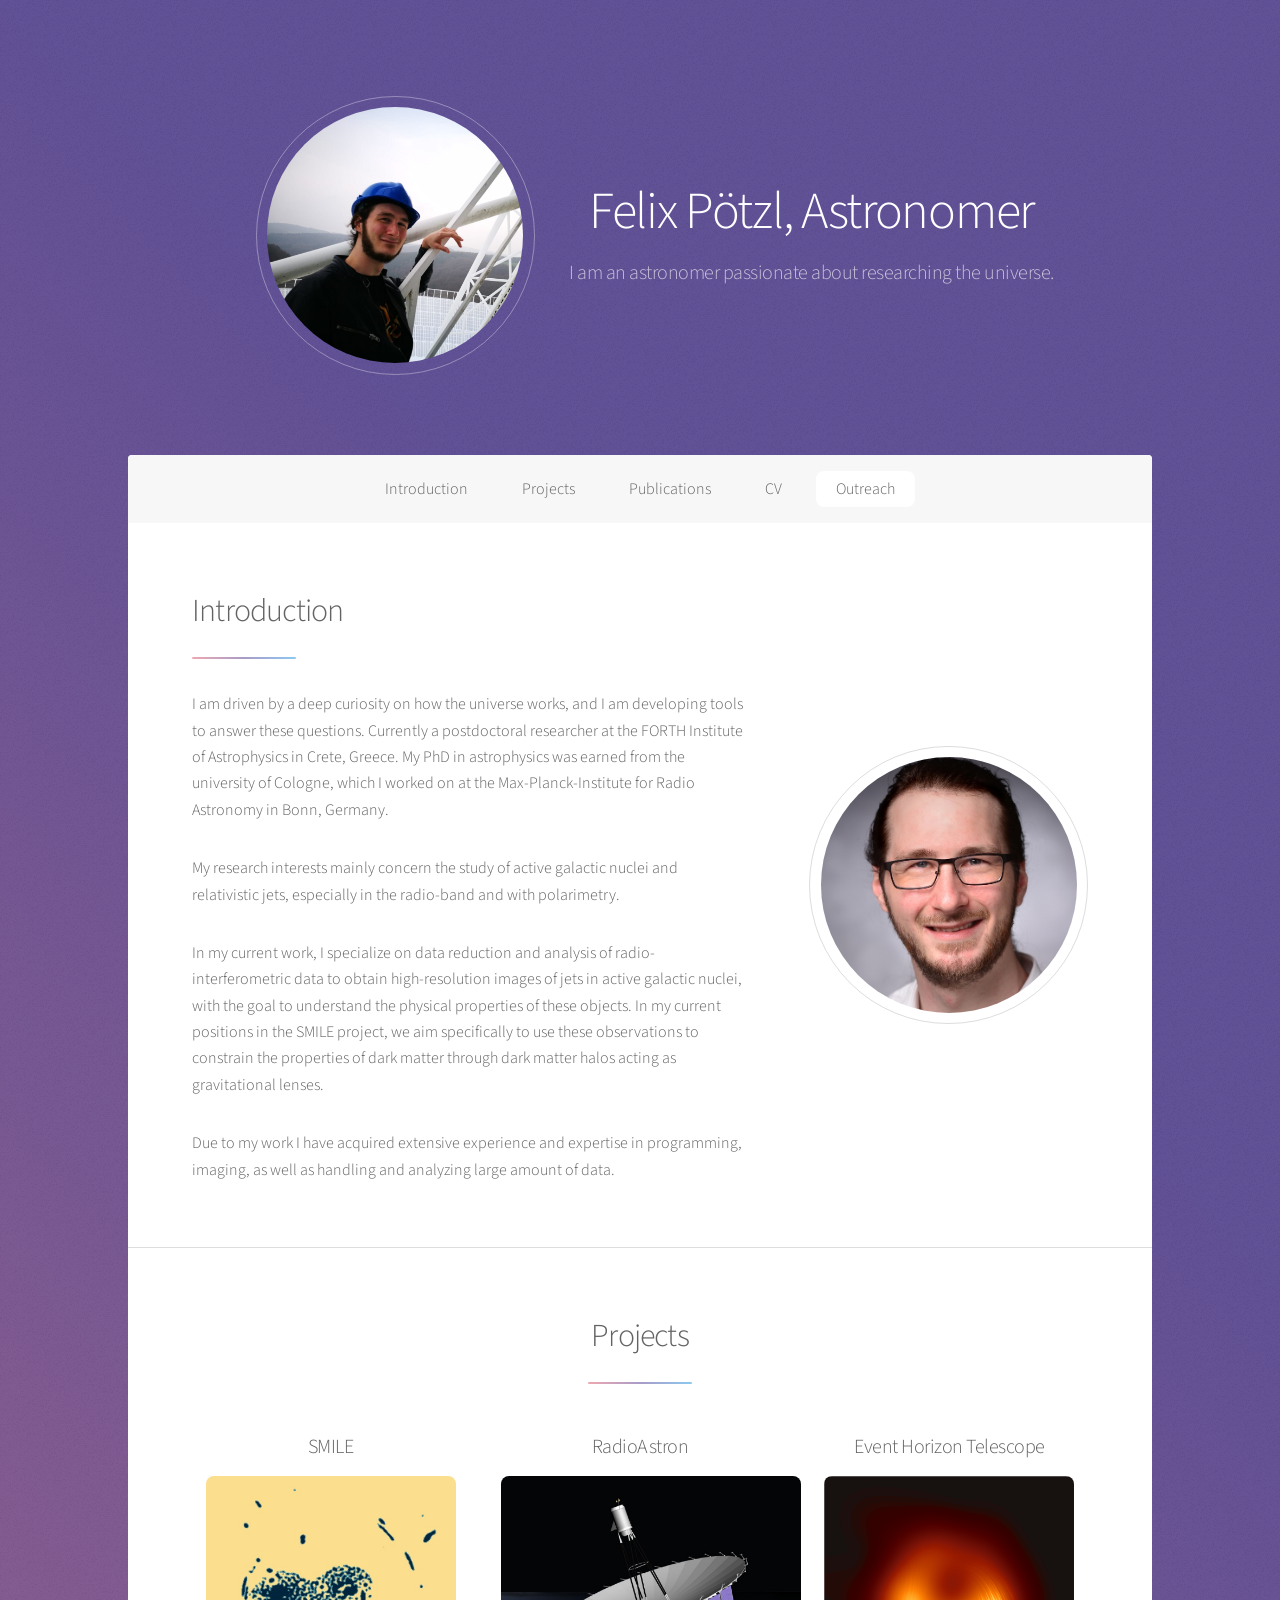
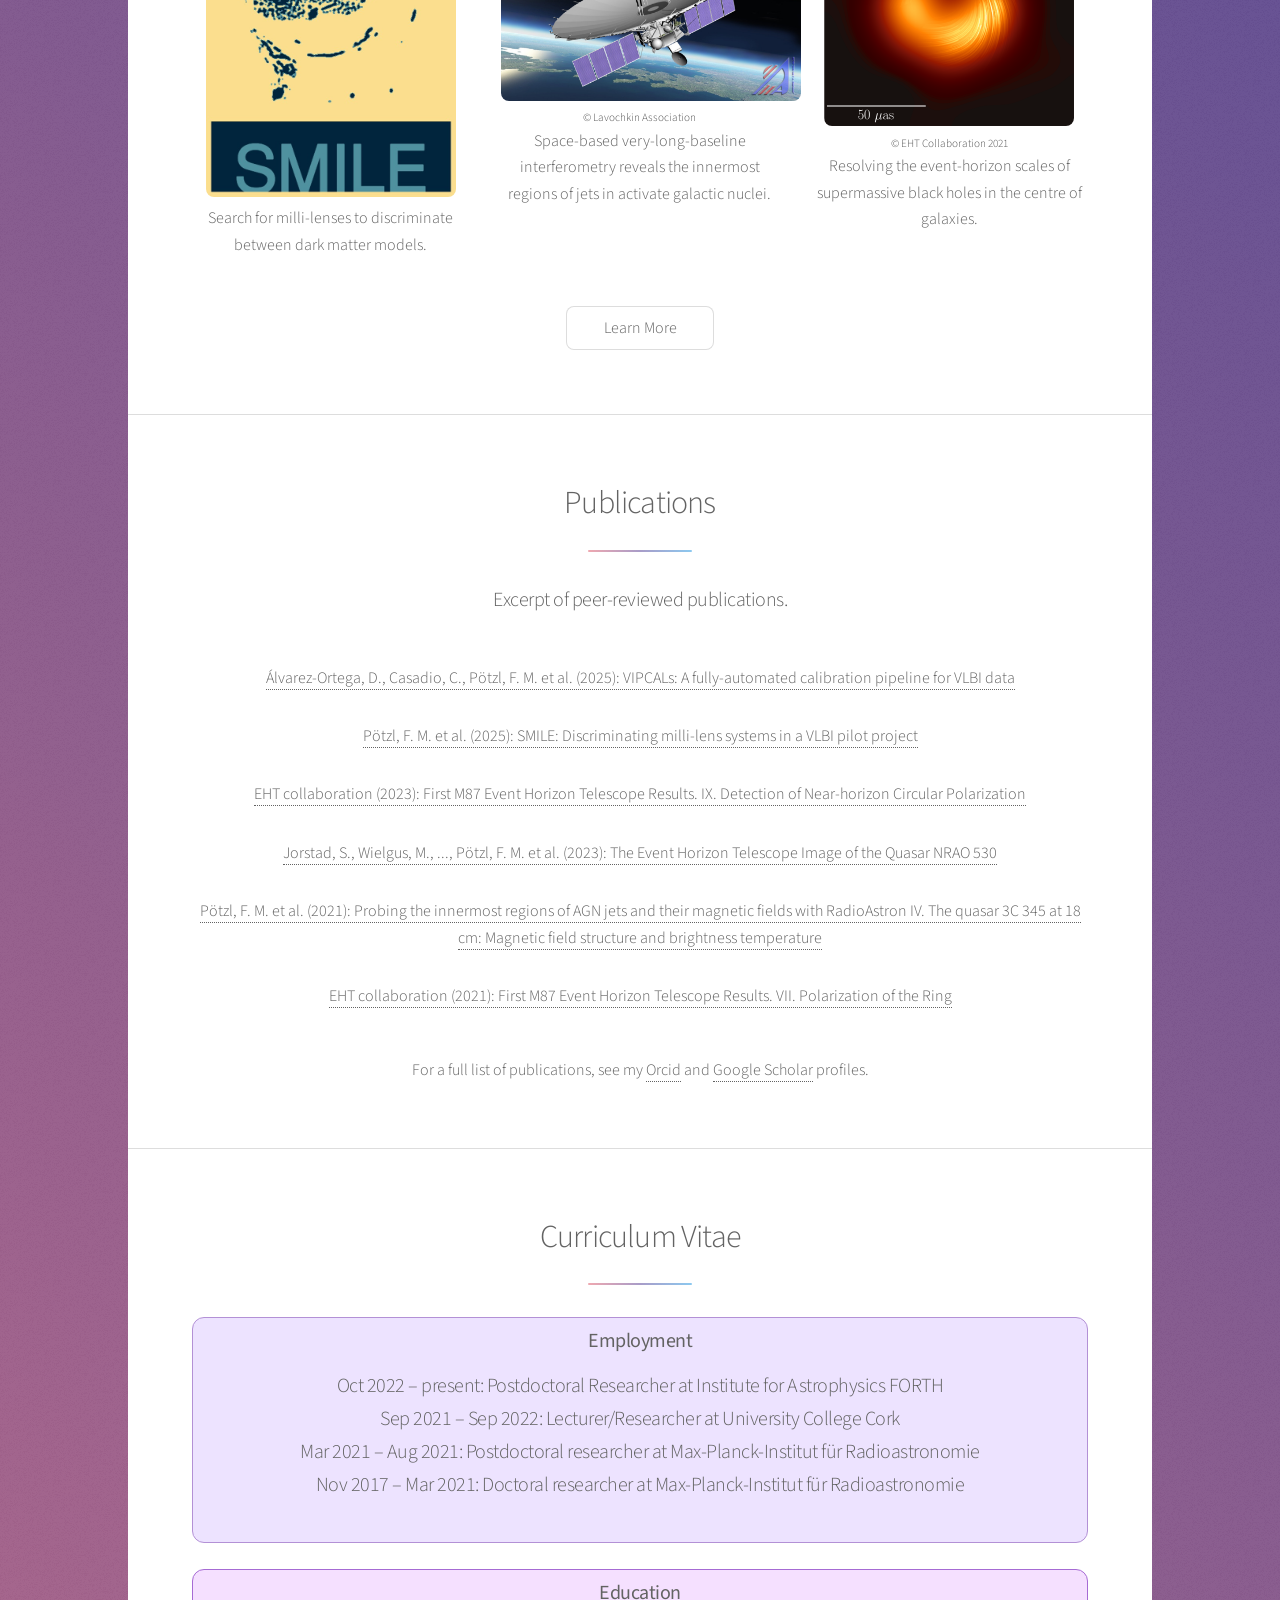
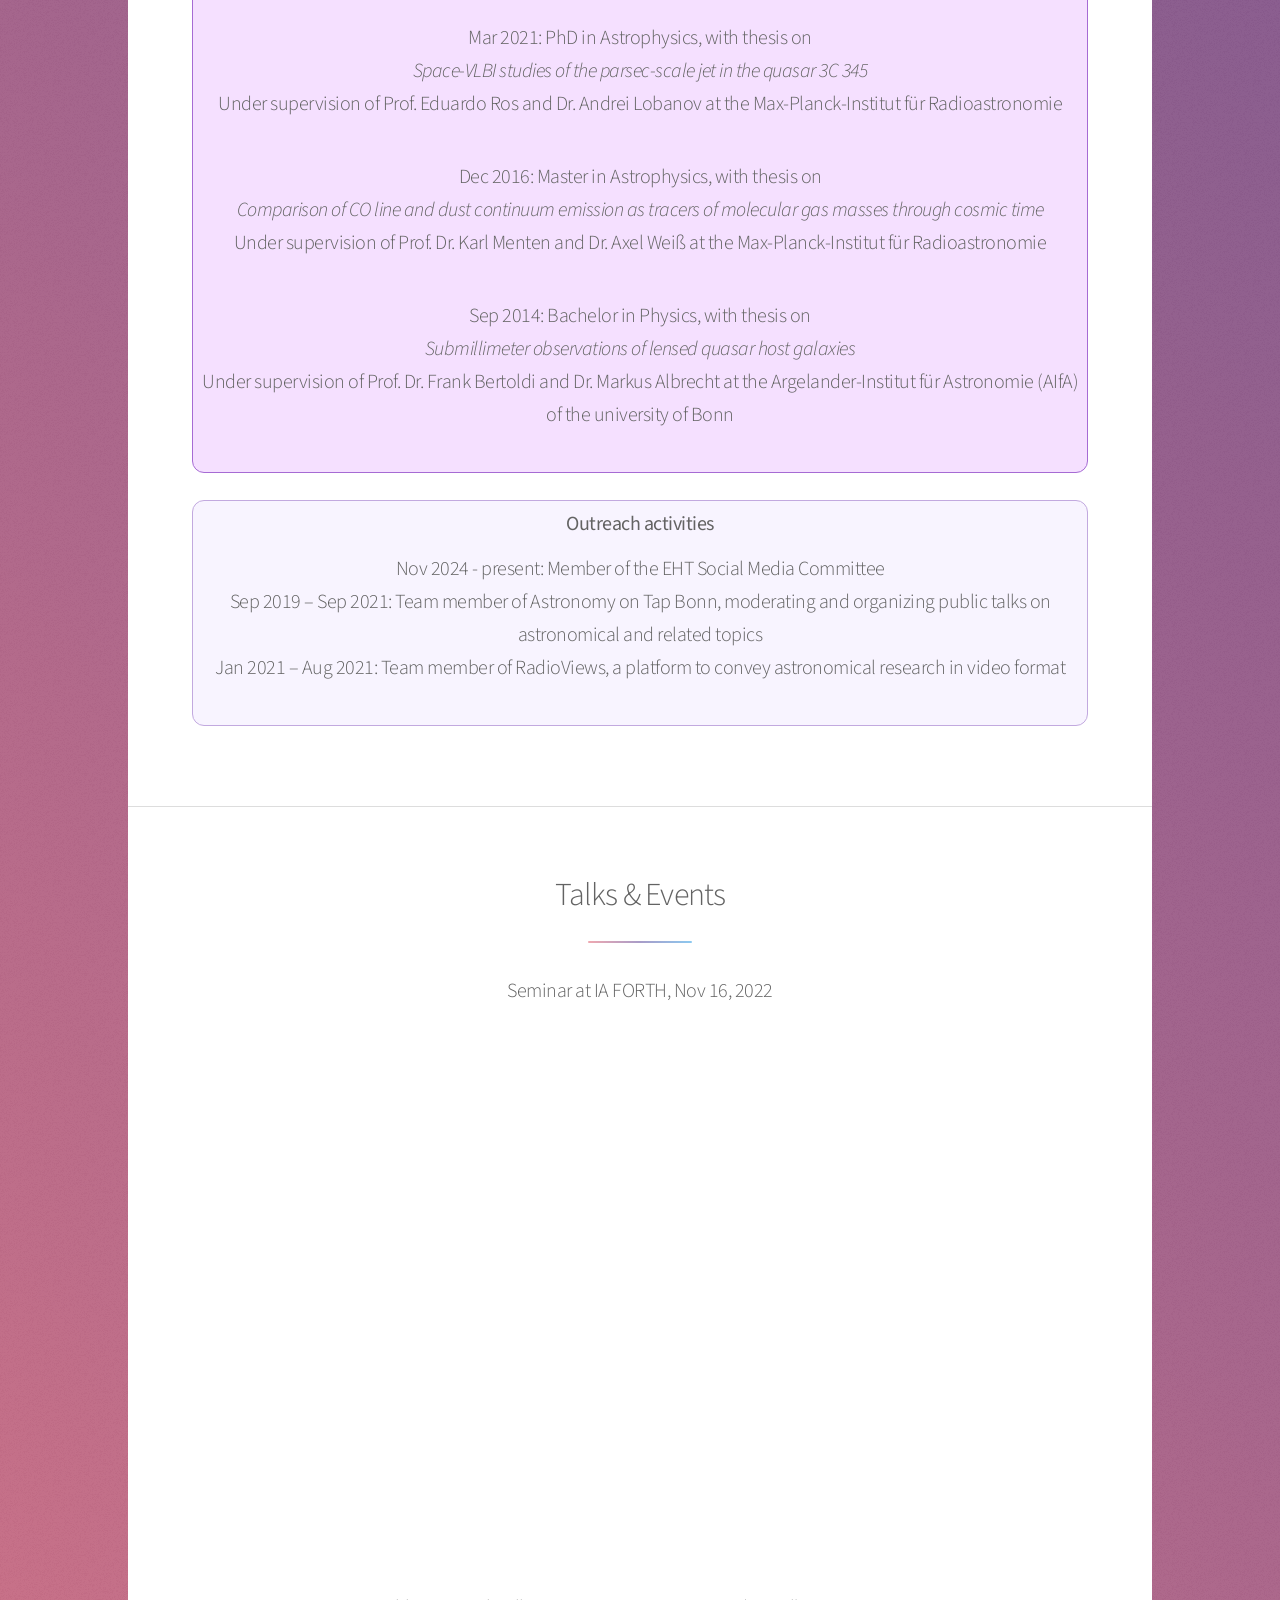
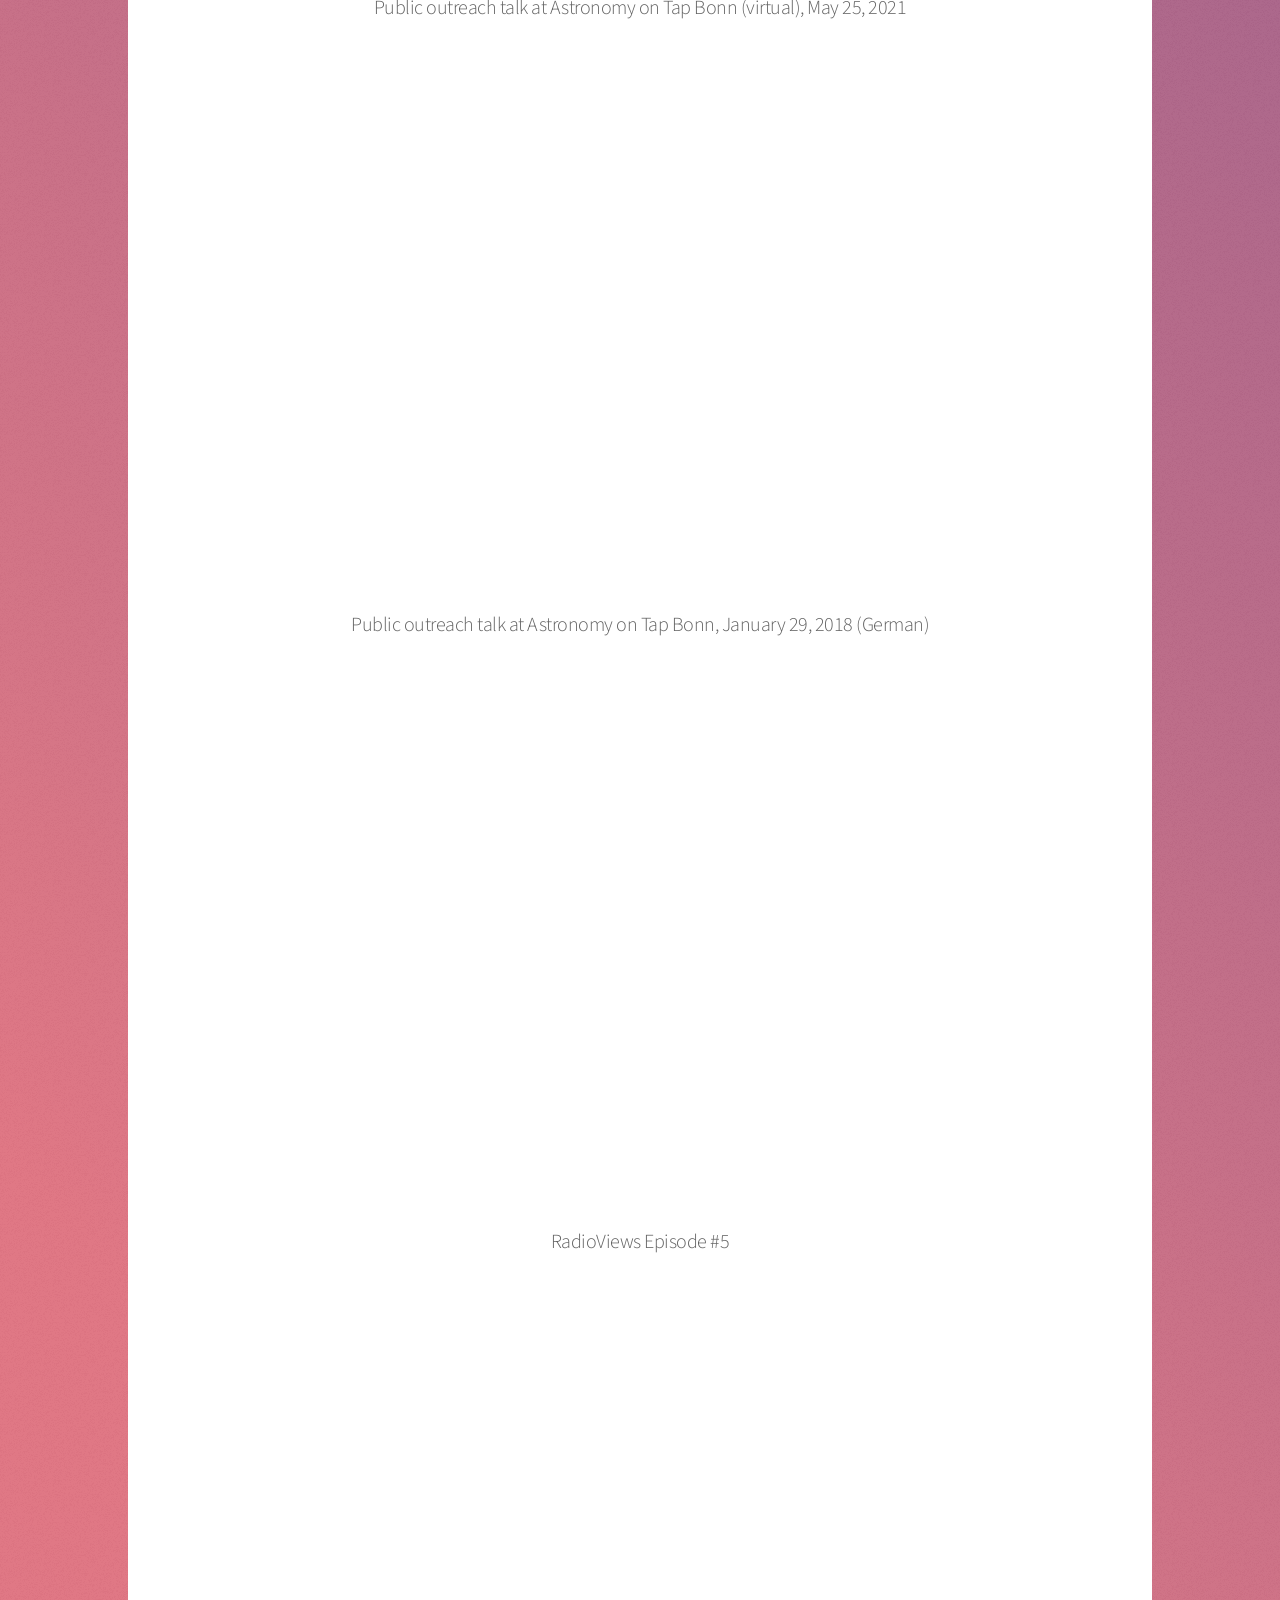
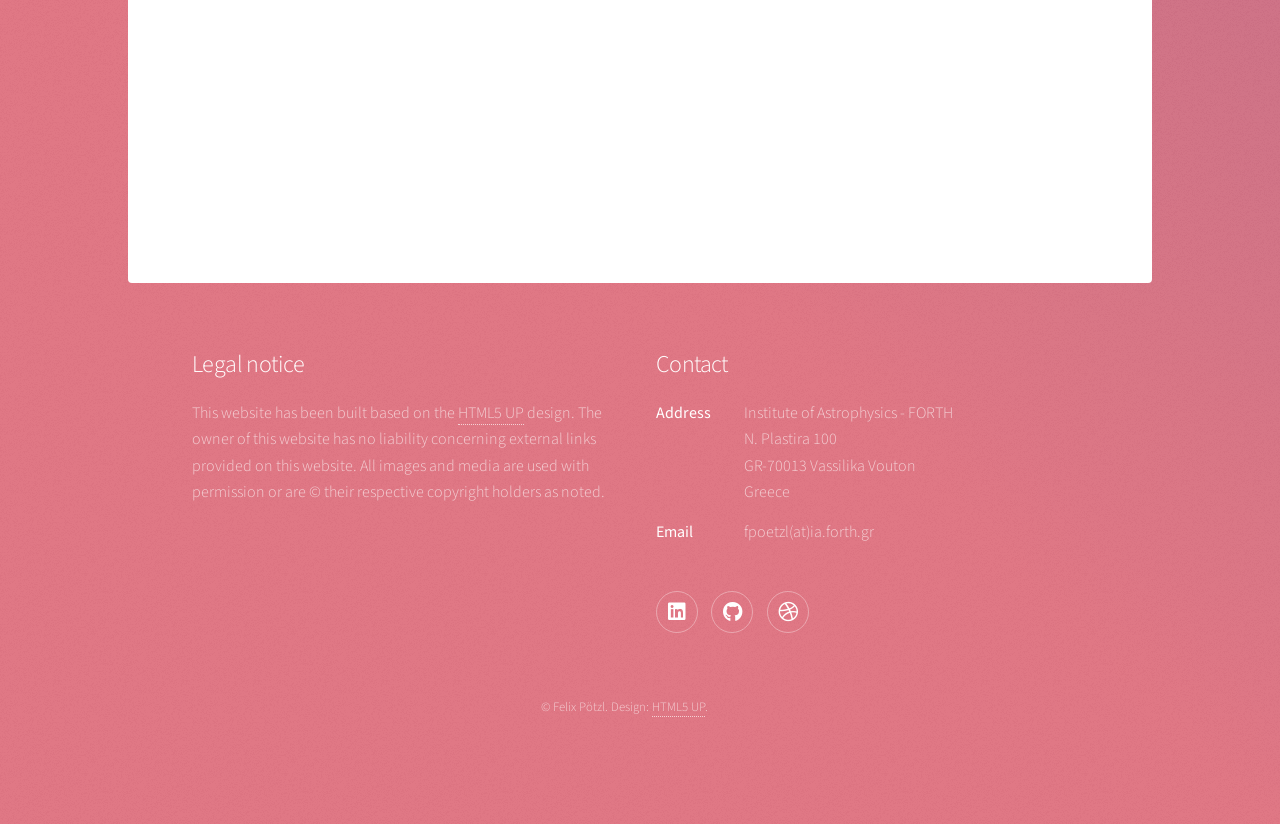
<file: index.html>
<!DOCTYPE HTML>
<!--
	Stellar by HTML5 UP
	html5up.net | @ajlkn
	Free for personal and commercial use under the CCA 3.0 license (html5up.net/license)
-->
<html>
	<head>
		<title>Felix Pötzl, Astronomer</title>
		<meta charset="utf-8" />
		<meta name="viewport" content="width=device-width, initial-scale=1, user-scalable=no" />
		<link rel="stylesheet" href="assets/css/main.css" />
		<noscript><link rel="stylesheet" href="assets/css/noscript.css" /></noscript>
                
                <style>
                .rounded-box {
                        border: 1px solid #333;
                        border-radius: 12px;
                        padding: 10px 10px;
                        padding: 8px 4px 0px 4px; /* top, right, bottom, left */
                        background: #fff;
                        max-width: 4000px;
                        margin: 0 auto;
                        text-align: center;
                        }
                .rounded-box.light {
                        background: #f8f4ff;          /* very soft purple-gray */
                        border-color: #c2a9df;
                }
                .rounded-box.mid {
                         background: #ede3ff;          /* slightly deeper lavender */
                         border-color: #b391d6;
                }
                .rounded-box.warm {
                        background: #f5e0ff;          /* warmer pink-purple tint */
                        border-color: #a66bd4;
                }
                .entry .line {
                        display: block;
                }
                .video-container {
                        position: relative;
                        width: 100%;
                        max-width: 100%;
                        padding-bottom: 56.25%; /* 16:9 aspect ratio */
                        height: 0;
                }

                .video-container iframe {
                        position: absolute;
                        top: 0;
                        left: 0;
                        width: 100%;
                        height: 100%;
                }
                </style>
                <style>
#wrapper #main .side-by-side {
  display: flex !important;
  flex-direction: row !important;
  align-items: center !important;
  justify-content: center !important;
  gap: 16px !important;
}

#wrapper #main .side-by-side img {
  width: 150px !important;
  height: auto !important;
  border-radius: 8px !important;
  flex-shrink: 0 !important;
}

#wrapper #main .side-by-side .text {
  max-width: 400px !important;
  margin: 0 !important;
}
                </style>
	</head>
	<body class="is-preload">

		<!-- Wrapper -->
			<div id="wrapper">

				<!-- Header -->
					<header id="header" class="alt">
<!--
						<span class="logo"><img src="images/logo.svg" alt="" /></span>
-->
<!--
                                                <div class="spotlight">
                                                <span class="image"><img src="images/EF5.jpg" alt="" /></span>
                                                </div>
						<h1>Felix Pötzl, Astronomer</h1>
                                                <p>I am a passionate astronomer researching the universe.<br /></p>
-->
                                                <!--
						<p>I am a passionate astronomer researching the universe.<br />
						built by <a href="https://twitter.com/ajlkn">@ajlkn</a> for <a href="https://html5up.net">HTML5 UP</a>.</p>
                                                -->
                                                <div class="spotlight">
                                                        <span class="image"><img src="images/EF5.jpg" alt="" /></span>
                                                        <div class="content">
                                                                <h1>Felix Pötzl, Astronomer</h1>
                                                                <p>I am an astronomer passionate about researching the universe.<br /></p>
                                                        </div>
                                                </div>
                                                
                                                
					</header>

				<!-- Nav -->
					<nav id="nav">
						<ul>
							<li><a href="#intro" class="active">Introduction</a></li>
							<li><a href="#projects">Projects</a></li>
							<li><a href="#publications">Publications</a></li>
							<li><a href="#cv">CV</a></li>
                                                        <li><a href="#outreach">Outreach</a></li>
						</ul>
					</nav>

				<!-- Main -->
					<div id="main">
                                                
						<!-- Introduction Section -->
							<section id="intro" class="main">
								<div class="spotlight">
									<div class="content">
										<header class="major">
											<h2>Introduction</h2>
										</header>
										<p>
                                                                                I am driven by a deep curiosity on how the universe works, 
                                                                                and I am developing tools to answer these questions. 
                                                                                Currently a postdoctoral researcher at the FORTH Institute 
                                                                                of Astrophysics in Crete, Greece. My PhD in astrophysics was 
                                                                                earned from the university of Cologne, which I worked on at 
                                                                                the Max-Planck-Institute for Radio Astronomy in Bonn, Germany.
                                                                                </p>
                                                                                <p>
                                                                                My research interests mainly concern the study of active galactic nuclei 
                                                                                and relativistic jets, especially in the radio-band and with polarimetry.
                                                                                </p>
                                                                                <p>
                                                                                In my current work, I specialize on data reduction and analysis 
                                                                                of radio-interferometric data to obtain high-resolution images 
                                                                                of jets in active galactic nuclei, with the goal to understand 
                                                                                the physical properties of these objects. In my current positions 
                                                                                in the SMILE project, we aim specifically to use these observations 
                                                                                to constrain the properties of dark matter through dark matter 
                                                                                halos acting as gravitational lenses.
                                                                                </p>
                                                                                <p>
                                                                                Due to my work I have acquired extensive experience and 
                                                                                expertise in programming, imaging, as well as 
                                                                                handling and analyzing large amount of data.
                                                                                </p>
										<!--<ul class="actions">
											<li><a href="projects.html" class="button">Learn More</a></li>
										</ul>-->
									</div>
									<span class="image"><img src="images/profile.jpg" alt="" /></span>
								</div>
							</section>

						<!-- Projects Section -->
							<section id="projects" class="main special">
								<header class="major">
									<h2>Projects</h2>
								</header>
								<ul class="features">
									<li>
<!--
										<span class="icon solid major style1 fa-code"></span>
-->
                                                                                <h3>SMILE</h3>
                                                                                <span class="image"><img src="images/SMILE.jpg" width=250 alt="" /></span>
										<p>Search for milli-lenses to discriminate between dark matter models.</p>
									</li>
									<li>
<!--
										<span class="icon major style3 fa-copy"></span>
-->
<!--
                                                                                <span class="image"><img src="images/RA.png" width=250 alt="" /></span> 
-->
                                                                                <h3>RadioAstron</h3>
										<figure>
                                                                                  <span class="image"><img src="images/RA.png" width=300 alt="" /></span>
                                                                                  <figcaption style="font-size: 0.7em; color: #555; margin-top: 0px;">
                                                                                    © Lavochkin Association
                                                                                  </figcaption>
                                                                                </figure>
										<p>Space-based very-long-baseline interferometry reveals the innermost 
                                                                                regions of jets in activate galactic nuclei.</p>
									</li>
									<li>
<!--
										<span class="icon major style5 fa-gem"></span>
-->
<!--
                                                                                <span class="image"><img src="images/M87_pol_test.png" width=250 alt="" /></span>
-->
                                                                                <h3>Event Horizon Telescope</h3>
										<figure>
                                                                                  <span class="image"><img src="images/M87_pol.png" width=250 alt="" /></span>
                                                                                  <figcaption style="font-size: 0.7em; color: #555; margin-top: 0px;">
                                                                                    © EHT Collaboration 2021
                                                                                  </figcaption>
                                                                                </figure>
										<p>Resolving the event-horizon scales of supermassive black holes in the 
                                                                                centre of galaxies.</p>
									</li>
								</ul>
								<footer class="major">
									<ul class="actions special">
										<li><a href="projects.html" class="button">Learn More</a></li>
									</ul>
								</footer>
							</section>

						<!-- Publications Section -->
							<section id="publications" class="main special">
								<header class="major">
									<h2>Publications</h2>
									<p>Excerpt of peer-reviewed publications.</p>
								</header>
<!--
								<ul class="statistics">
									<li class="style1">
										<span class="icon solid fa-code-branch"></span>
										<strong>5,120</strong> Etiam
									</li>
									<li class="style2">
										<span class="icon fa-folder-open"></span>
										<strong>8,192</strong> Magna
									</li>
									<li class="style3">
										<span class="icon solid fa-signal"></span>
										<strong>2,048</strong> Tempus
									</li>
									<li class="style4">
										<span class="icon solid fa-laptop"></span>
										<strong>4,096</strong> Aliquam
									</li>
									<li class="style5">
										<span class="icon fa-gem"></span>
										<strong>1,024</strong> Nullam
									</li>
								</ul>
-->
<!--
								<p class="content">
-->                                                             
                                                                <p>
                                                                        <a href="https://ui.adsabs.harvard.edu/abs/2025arXiv250813282A/abstract" target="_blank">
                                                                                Álvarez-Ortega, D., Casadio, C., Pötzl, F. M. et al. (2025): VIPCALs: A fully-automated calibration pipeline for VLBI data
                                                                        </a>
                                                                </p>
                                                                <p>
                                                                        <a href="https://ui.adsabs.harvard.edu/abs/2025A%26A...695A.169P/abstract" target="_blank">
                                                                                Pötzl, F. M. et al. (2025): SMILE: Discriminating milli-lens systems in a VLBI pilot project
                                                                        </a>
                                                                </p>
                                                                <p>
                                                                        <a href="https://ui.adsabs.harvard.edu/abs/2023ApJ...957L..20E/abstract" target="_blank">
                                                                                EHT collaboration (2023): First M87 Event Horizon Telescope Results. IX. Detection of Near-horizon Circular Polarization
                                                                        </a>
                                                                </p>
                                                                <p>
                                                                        <a href="https://ui.adsabs.harvard.edu/abs/2023ApJ...943..170J/abstract" target="_blank">
                                                                                Jorstad, S., Wielgus, M., ..., Pötzl, F. M. et al. (2023): The Event Horizon Telescope Image of the Quasar NRAO 530
                                                                        </a>
                                                                </p>
                                                                <p>
                                                                        <a href="https://ui.adsabs.harvard.edu/abs/2021A%26A...648A..82P/abstract" target="_blank">
                                                                                Pötzl, F. M. et al. (2021): Probing the innermost regions of AGN jets and their magnetic fields with RadioAstron IV. The quasar 3C 345 at 18 cm: Magnetic field structure and brightness temperature
                                                                        </a>
                                                                </p>
                                                                <p>
                                                                        <a href="https://ui.adsabs.harvard.edu/abs/2021ApJ...910L..12E/abstract" target="_blank">
                                                                                EHT collaboration (2021): First M87 Event Horizon Telescope Results. VII. Polarization of the Ring
                                                                        </a>
                                                                </p>
								<footer class="major">
									<!--<ul class="actions">
											<li><a href="projects.html" class="button">Learn More</a></li>
									</ul>-->
                                                                        <p>For a full list of publications, see my 
                                                                        <a href="https://orcid.org/0000-0002-6579-8311" target="_blank"> Orcid</a> and 
                                                                        <a href="https://scholar.google.com/citations?hl=de&user=QVIXgZQAAAAJ" target="_blank"> Google Scholar</a>
                                                                        profiles.</p>
								</footer>
							</section>

						<!-- CV Section -->
							<section id="cv" class="main special">
								<header class="major">
									<h2>Curriculum Vitae</h2>
									<div class="rounded-box mid">
                                                                                <header>
                                                                                        <h3><strong>Employment</strong></h3>
                                                                                </header>
                                                                                <p class="entry">
                                                                                        <span class="line">Oct 2022 – present: Postdoctoral Researcher at Institute for Astrophysics FORTH</span>
                                                                                        <span class="line">Sep 2021 – Sep 2022: Lecturer/Researcher at University College Cork</span>
                                                                                        <span class="line">Mar 2021 – Aug 2021: Postdoctoral researcher at Max-Planck-Institut für Radioastronomie</span>
                                                                                        <span class="line">Nov 2017 – Mar 2021: Doctoral researcher at Max-Planck-Institut für Radioastronomie</span>
                                                                                </p>
                                                                        </div>
                                                                        <br/>
                                                                        <div class="rounded-box warm">
                                                                                <header>
                                                                                        <h3><strong>Education</strong></h3>
                                                                                </header>
                                                                                <!-- <p>
                                                                                        Mar 2021: PhD in Astrophysics, with thesis on<br/>
                                                                                                <i>Space-VLBI studies of the parsec-scale jet in the quasar 3C 345</i><br/>
                                                                                                Under supervision of Prof. Eduardo Ros and Dr. Andrei Lobanov at the Max-Planck-Institut für Radioastronomie<br/><br/>
                                                                                        
                                                                                        Dec 2016: Master in Astrophysics, with thesis on<br/>
                                                                                                <i>Comparison of CO line and dust continuum emission as tracers of molecular gas masses through cosmic time</i><br/>
                                                                                                Under supervision of Prof. Dr. Karl Menten and Dr. Axel Weiß at the Max-Planck-Institut für Radioastronomie<br/><br/>
                                                                                        
                                                                                        Sep 2014: Bachelor in Physics, with thesis on<br/>
                                                                                                <i>Submillimeter observations of lensed quasar host galaxies</i><br/>
                                                                                                Under supervision of Prof. Dr. Frank Bertoldi and Dr. Markus Albrecht at the Argelander-Institut für Astronomie (AIfA) of the university of Bonn<br/>
                                                                                </p> -->
                                                                                <!-- <p> -->
                                                                                        <p class="entry">
                                                                                                Mar 2021: PhD in Astrophysics, with thesis on<br/>
                                                                                                <span class="line"><i>Space-VLBI studies of the parsec-scale jet in the quasar 3C 345</i></span>
                                                                                                <span class="line">Under supervision of Prof. Eduardo Ros and Dr. Andrei Lobanov at the Max-Planck-Institut für Radioastronomie</span>
                                                                                        </p>

                                                                                        <p class="entry">
                                                                                                Dec 2016: Master in Astrophysics, with thesis on<br/>
                                                                                                <span class="line"><i>Comparison of CO line and dust continuum emission as tracers of molecular gas masses through cosmic time</i></span>
                                                                                                <span class="line">Under supervision of Prof. Dr. Karl Menten and Dr. Axel Weiß at the Max-Planck-Institut für Radioastronomie</span>
                                                                                        </p>

                                                                                        <p class="entry">
                                                                                                Sep 2014: Bachelor in Physics, with thesis on<br/>
                                                                                                <span class="line"><i>Submillimeter observations of lensed quasar host galaxies</i></span>
                                                                                                <span class="line">Under supervision of Prof. Dr. Frank Bertoldi and Dr. Markus Albrecht at the Argelander-Institut für Astronomie (AIfA) of the university of Bonn</span>
                                                                                        </p>
                                                                                <!-- </p> -->
                                                                        </div>
                                                                        <br/>
                                                                        <div class="rounded-box light">
                                                                                <header>
                                                                                        <h3><strong>Outreach activities</strong></h3>
                                                                                </header>
                                                                                <p class="entry">
                                                                                        <span class="line">Nov 2024 - present: Member of the EHT Social Media Committee</span>
                                                                                        <span class="line">Sep 2019 – Sep 2021: Team member of Astronomy on Tap Bonn, 
                                                                                        moderating and organizing public talks on astronomical and related topics</span>
                                                                                        <span class="line">Jan 2021 – Aug 2021: Team member of RadioViews, a platform to convey astronomical 
                                                                                        research in video format</span>
                                                                                </p>
                                                                        </div>
                                                                        
                                                                        <body>
                                                                        <!--<p>Find the CV as pdf <a href="pdf/CV.pdf">here</a>.</p>-->
                                                                        </body>
								</header>
<!--
								<footer class="major">
									<ul class="actions special">
										<li><a href="projects.html" class="button primary">Get Started</a></li>
										<li><a href="projects.html" class="button">Learn More</a></li>
									</ul>
								</footer>
-->
							</section>
                                                        
                                                <!-- Outreach Section -->
                                                        <section id="outreach" class="main special">
								<header class="major">
									<h2>Talks & Events</h2>
                                                                        <p>Seminar at IA FORTH, Nov 16, 2022</p>
                                                                        <div class="video-container">
                                                                                <iframe 
                                                                                src="https://www.youtube.com/embed/aQBuF77SvzQ"
                                                                                frameborder="0"
                                                                                allowfullscreen>
                                                                                </iframe>
                                                                        </div>
                                                                        <p></p>
                                                                        <p>Public outreach talk at Astronomy on Tap Bonn (virtual), May 25, 2021</p>
                                                                        <div class="video-container">
                                                                                <iframe 
                                                                                src="https://www.youtube.com/embed/YvoaiGWCxgQ#t=40m50s"
                                                                                frameborder="0"
                                                                                allowfullscreen>
                                                                                </iframe>
                                                                        </div>
                                                                        <p></p>
                                                                        <p>Public outreach talk at Astronomy on Tap Bonn, January 29, 2018 (German)</p>
                                                                        <div class="video-container">
                                                                                <iframe 
                                                                                src="https://www.youtube.com/embed/yxd7-oXoW8M"
                                                                                frameborder="0"
                                                                                allowfullscreen>
                                                                                </iframe>
                                                                        </div>
                                                                        <p></p>
                                                                        <p>RadioViews Episode #5</p>
                                                                        <div class="video-container">
                                                                                <iframe 
                                                                                src="https://www.youtube.com/embed/KVQb960mg34"
                                                                                frameborder="0"
                                                                                allowfullscreen>
                                                                                </iframe>
                                                                        </div>

                                                                        <!-- <p>
                                                                                Seminar at IA FORTH, Nov 16, 2022<br/>
                                                                                <iframe width="420" height="315"
                                                                                src="https://www.youtube.com/embed/aQBuF77SvzQ">
                                                                                </iframe> 
                                                                        </p>
                                                                        <p>
                                                                                Public outreach talk at Astronomy on Tap Bonn (virtual), May 25, 2021<br/>
                                                                                <iframe width="420" height="315"
                                                                                src="https://www.youtube.com/embed/YvoaiGWCxgQ#t=40m50s">
                                                                                </iframe> 
                                                                        </p>
									<p>
                                                                                Public outreach talk at Astronomy on Tap Bonn, January 29, 2018 (German)<br/>
                                                                                <iframe width="420" height="315"
                                                                                src="https://www.youtube.com/embed/yxd7-oXoW8M">
                                                                                </iframe> 
                                                                        </p>
                                                                        <p>
                                                                                RadioViews Episode #5<br/>
                                                                                <iframe width="420" height="315"
                                                                                src="https://www.youtube.com/embed/KVQb960mg34">
                                                                                </iframe> 
                                                                        </p> -->
								</header>
							</section>

					</div>

				<!-- Footer -->
					<footer id="footer">
						<section>
							<h2>Legal notice</h2>
							<p>
                                                                This website has been built based on the <a href="https://html5up.net">HTML5 UP</a>
                                                                design. The owner of this website has no liability concerning external links
                                                                provided on this website. All images and media are used with permission or are 
                                                                © their respective copyright holders as noted.
                                                        </p>
<!--
							<ul class="actions">
								<li><a href="projects.html" class="button">Learn More</a></li>
							</ul>
-->
						</section>
						<section>
							<h2>Contact</h2>
							<dl class="alt">
								<dt>Address</dt>
								<dd>
                                                                        Institute of Astrophysics - FORTH<br/>
                                                                        N. Plastira 100<br/>
                                                                        GR-70013 Vassilika Vouton<br/>
                                                                        Greece
                                                                </dd>
                                                                

<!--
								<dt>Phone</dt>
								<dd>(000) 000-0000 x 0000</dd>
-->
								<dt>Email</dt>
								<!-- <dd><a href="#">fpoetzl(at)ia.forth.gr</a></dd> -->
                                                                <dd>fpoetzl(at)ia.forth.gr</dd>
							</dl>
							<ul class="icons">
<!--
								<li><a href="#" class="icon brands fa-twitter alt"><span class="label">Twitter</span></a></li>
								<li><a href="#" class="icon brands fa-facebook-f alt"><span class="label">Facebook</span></a></li>
								<li><a href="#" class="icon brands fa-instagram alt"><span class="label">Instagram</span></a></li>
-->
								<li><a href="https://www.linkedin.com/in/felix-p%C3%B6tzl-320b851bb/" class="icon brands fa-linkedin alt" target="_blank"><span class="label">LinkedIn</span></a></li>
								<li><a href="https://github.com/fpoetzl" class="icon brands fa-github alt" target="_blank"><span class="label">GitHub</span></a></li>
								<li><a href="#" class="icon brands fa-dribbble alt"><span class="label">Dribbble</span></a></li>
							</ul>
						</section>
						<p class="copyright">&copy; Felix Pötzl. Design: <a href="https://html5up.net">HTML5 UP</a>.</p>
					</footer>

			</div>

		<!-- Scripts -->
			<script src="assets/js/jquery.min.js"></script>
			<script src="assets/js/jquery.scrollex.min.js"></script>
			<script src="assets/js/jquery.scrolly.min.js"></script>
			<script src="assets/js/browser.min.js"></script>
			<script src="assets/js/breakpoints.min.js"></script>
			<script src="assets/js/util.js"></script>
			<script src="assets/js/main.js"></script>

	</body>
</html>
</file>
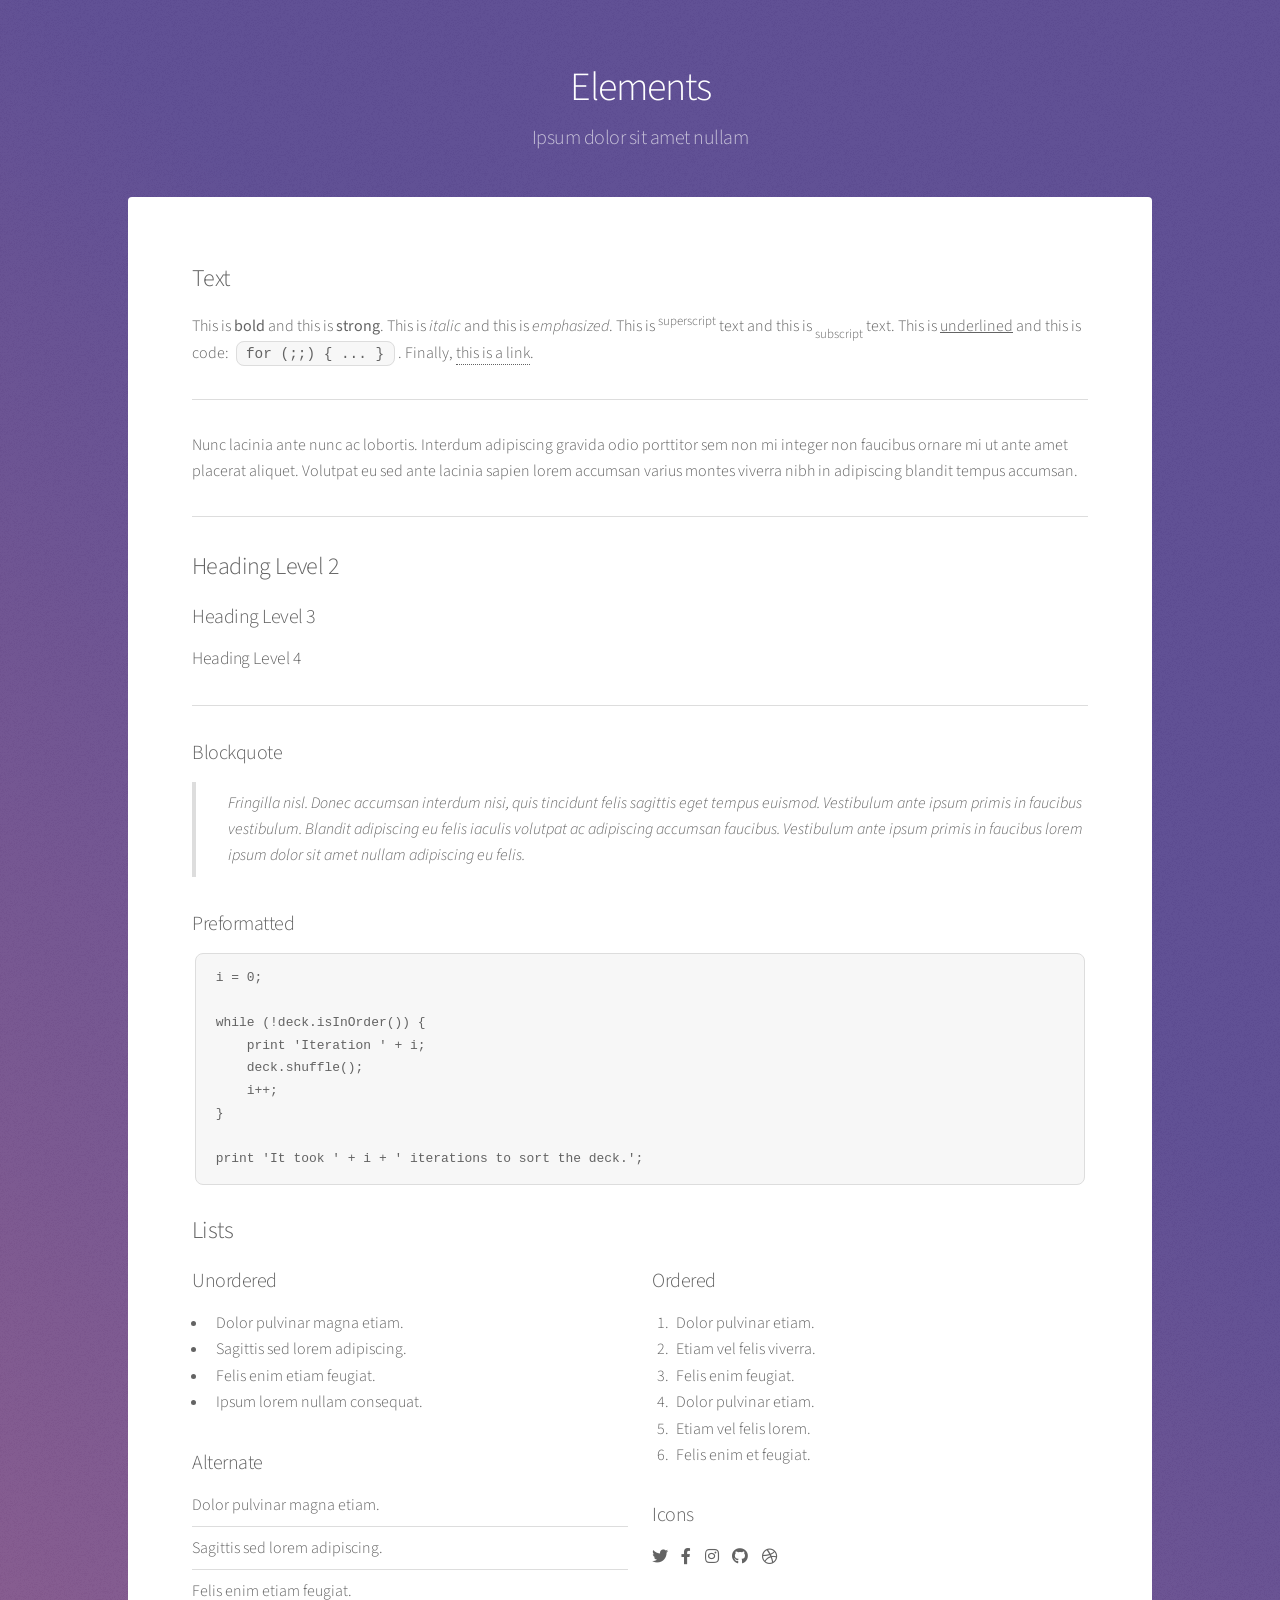
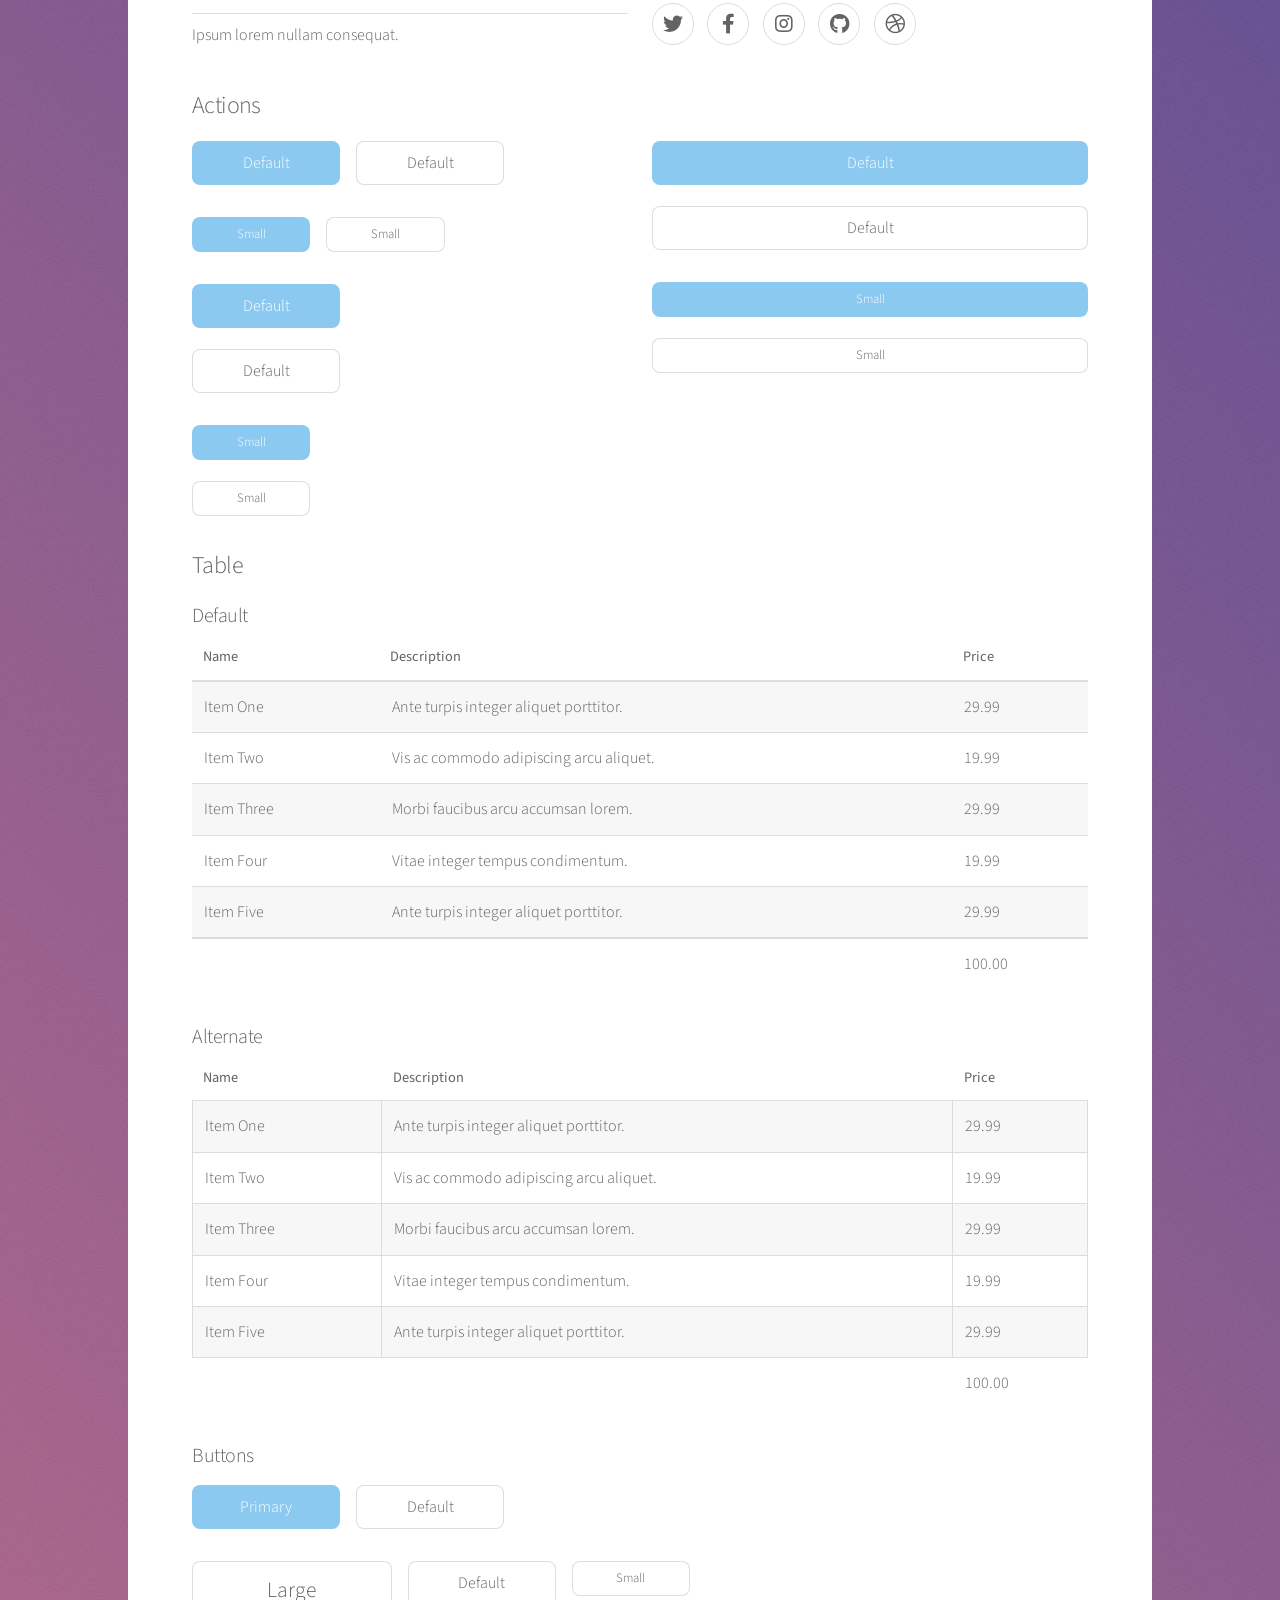
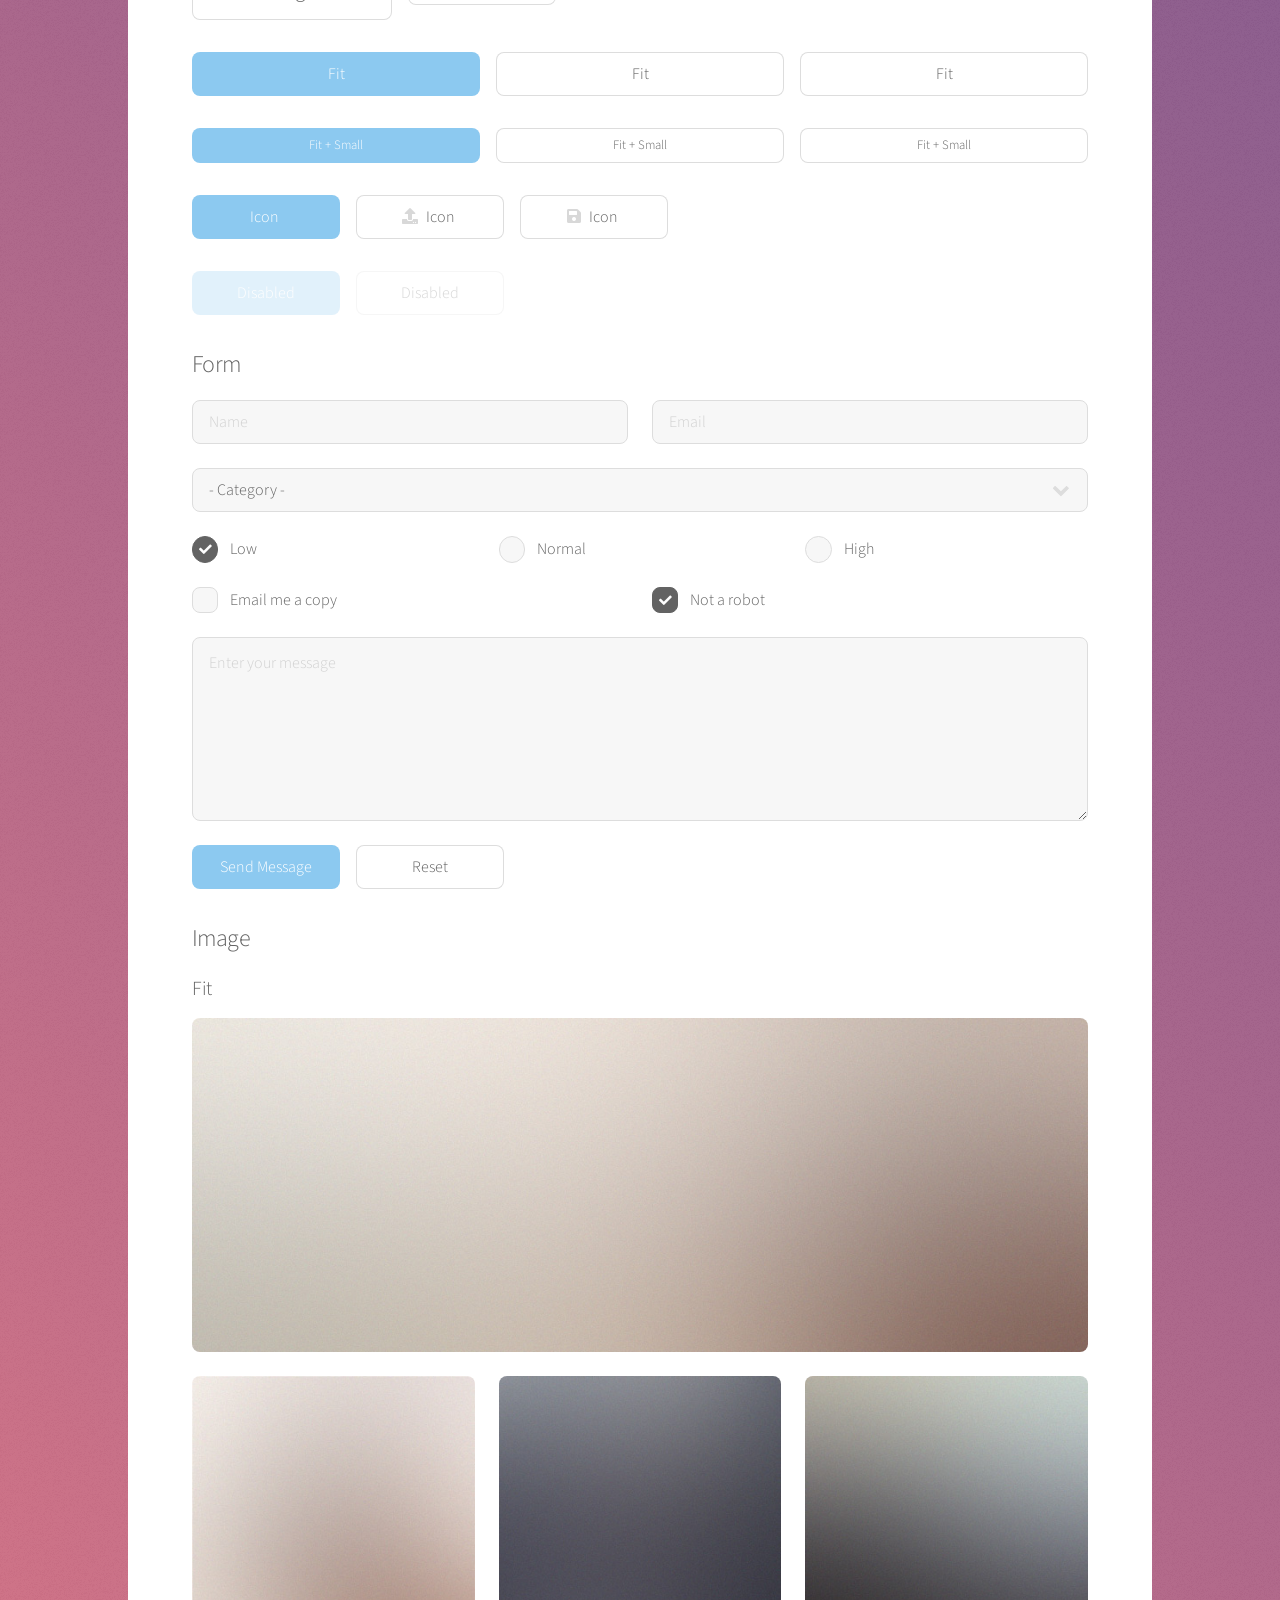
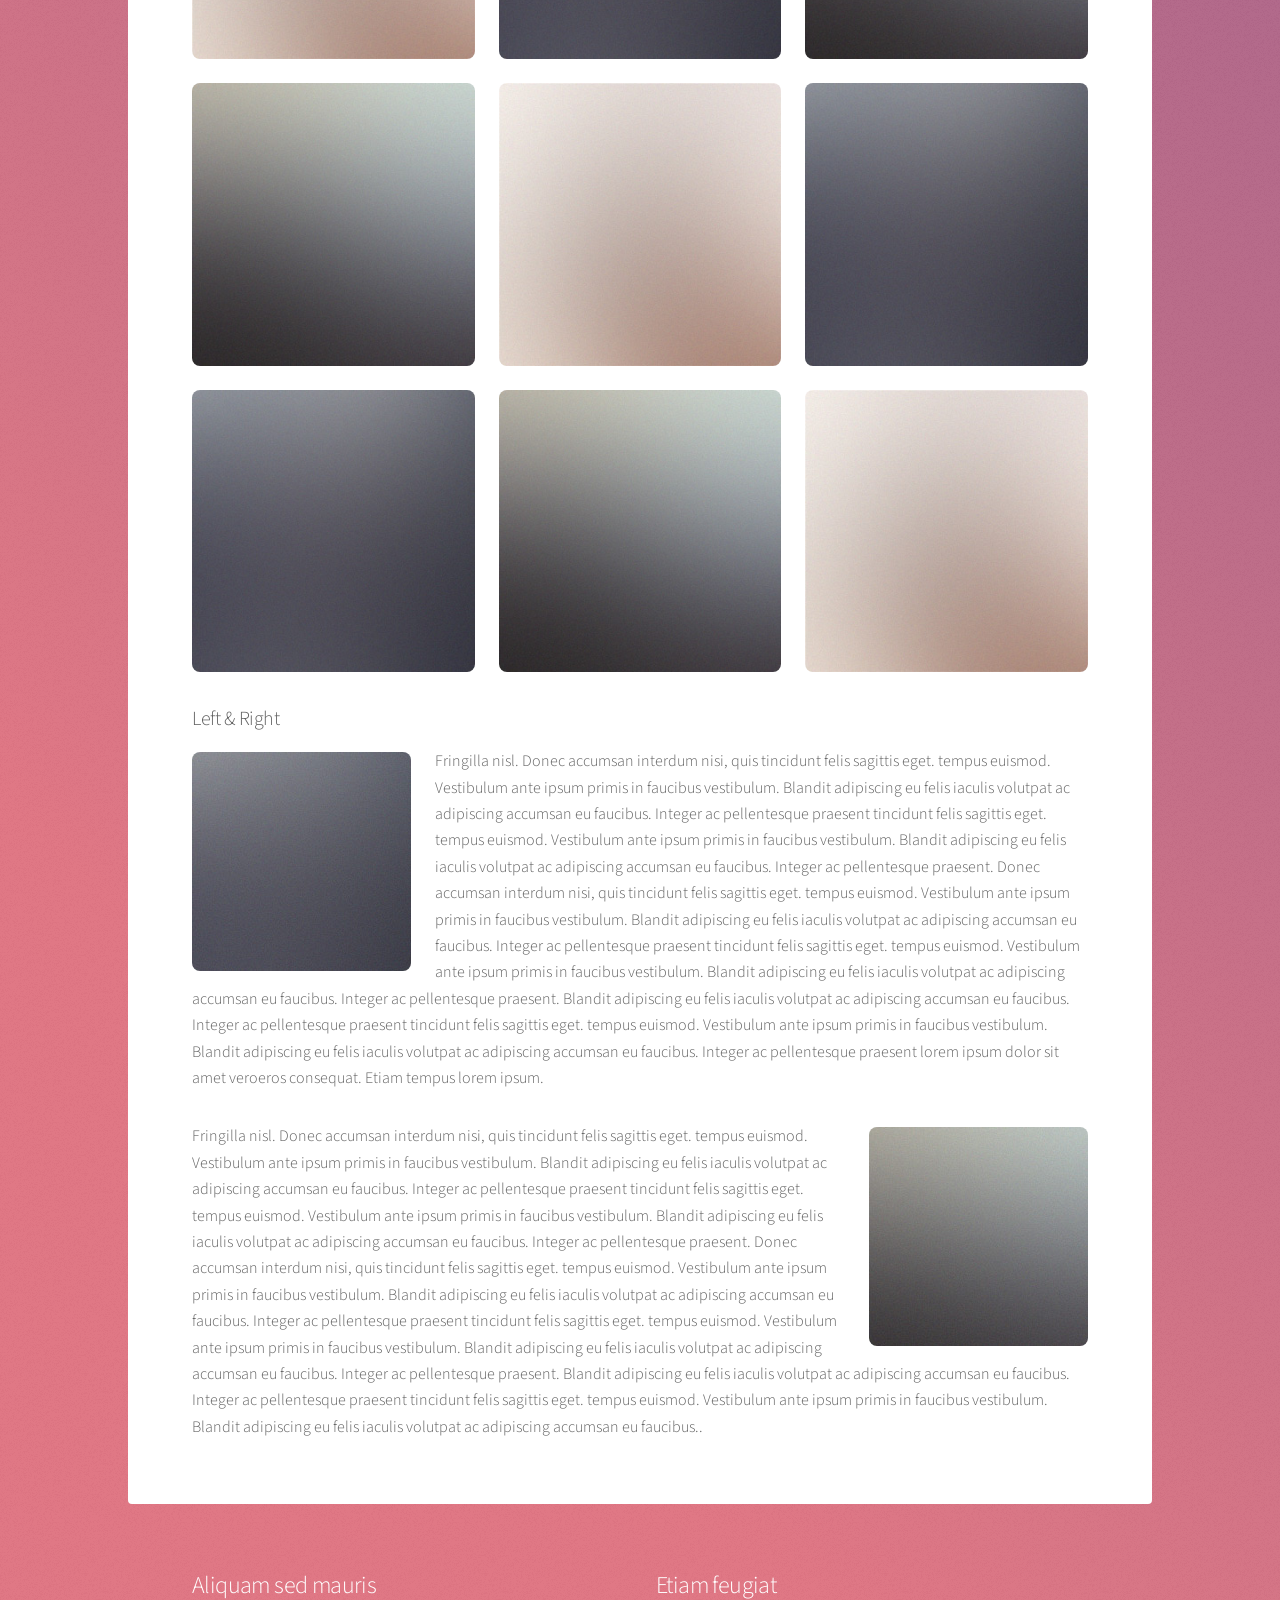
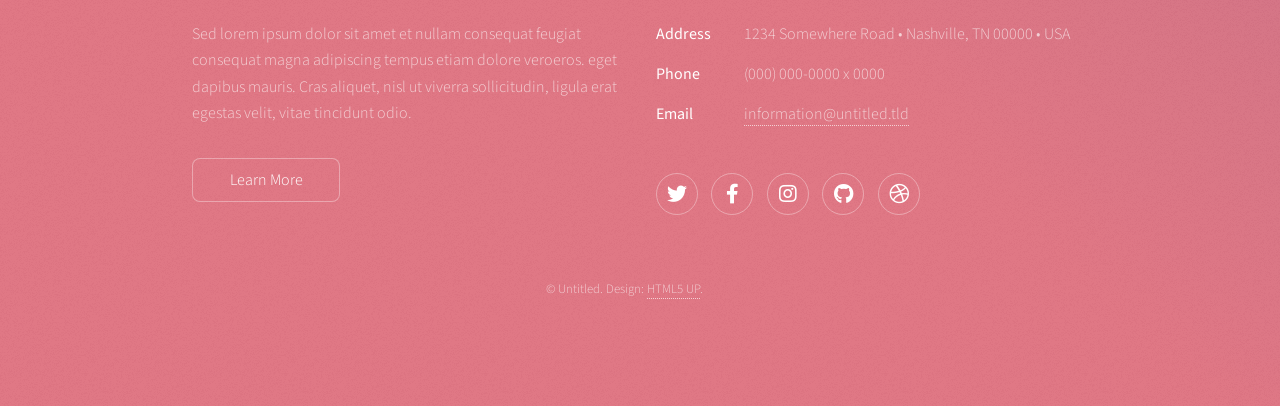
<file: elements.html>
<!DOCTYPE HTML>
<!--
	Stellar by HTML5 UP
	html5up.net | @ajlkn
	Free for personal and commercial use under the CCA 3.0 license (html5up.net/license)
-->
<html>
	<head>
		<title>Elements - Stellar by HTML5 UP</title>
		<meta charset="utf-8" />
		<meta name="viewport" content="width=device-width, initial-scale=1, user-scalable=no" />
		<link rel="stylesheet" href="assets/css/main.css" />
		<noscript><link rel="stylesheet" href="assets/css/noscript.css" /></noscript>
	</head>
	<body class="is-preload">

		<!-- Wrapper -->
			<div id="wrapper">

				<!-- Header -->
					<header id="header">
						<h1>Elements</h1>
						<p>Ipsum dolor sit amet nullam</p>
					</header>

				<!-- Main -->
					<div id="main">

						<!-- Content -->
							<section id="content" class="main">

								<!-- Text -->
									<section>
										<h2>Text</h2>
										<p>This is <b>bold</b> and this is <strong>strong</strong>. This is <i>italic</i> and this is <em>emphasized</em>.
										This is <sup>superscript</sup> text and this is <sub>subscript</sub> text.
										This is <u>underlined</u> and this is code: <code>for (;;) { ... }</code>. Finally, <a href="#">this is a link</a>.</p>
										<hr />
										<p>Nunc lacinia ante nunc ac lobortis. Interdum adipiscing gravida odio porttitor sem non mi integer non faucibus ornare mi ut ante amet placerat aliquet. Volutpat eu sed ante lacinia sapien lorem accumsan varius montes viverra nibh in adipiscing blandit tempus accumsan.</p>
										<hr />
										<h2>Heading Level 2</h2>
										<h3>Heading Level 3</h3>
										<h4>Heading Level 4</h4>
										<hr />
										<h3>Blockquote</h3>
										<blockquote>Fringilla nisl. Donec accumsan interdum nisi, quis tincidunt felis sagittis eget tempus euismod. Vestibulum ante ipsum primis in faucibus vestibulum. Blandit adipiscing eu felis iaculis volutpat ac adipiscing accumsan faucibus. Vestibulum ante ipsum primis in faucibus lorem ipsum dolor sit amet nullam adipiscing eu felis.</blockquote>
										<h3>Preformatted</h3>
										<pre><code>i = 0;

while (!deck.isInOrder()) {
    print 'Iteration ' + i;
    deck.shuffle();
    i++;
}

print 'It took ' + i + ' iterations to sort the deck.';</code></pre>
									</section>

								<!-- Lists -->
									<section>
										<h2>Lists</h2>
										<div class="row">
											<div class="col-6 col-12-medium">
												<h3>Unordered</h3>
												<ul>
													<li>Dolor pulvinar magna etiam.</li>
													<li>Sagittis sed lorem adipiscing.</li>
													<li>Felis enim etiam feugiat.</li>
													<li>Ipsum lorem nullam consequat.</li>
												</ul>
												<h3>Alternate</h3>
												<ul class="alt">
													<li>Dolor pulvinar magna etiam.</li>
													<li>Sagittis sed lorem adipiscing.</li>
													<li>Felis enim etiam feugiat.</li>
													<li>Ipsum lorem nullam consequat.</li>
												</ul>
											</div>
											<div class="col-6 col-12-medium">
												<h3>Ordered</h3>
												<ol>
													<li>Dolor pulvinar etiam.</li>
													<li>Etiam vel felis viverra.</li>
													<li>Felis enim feugiat.</li>
													<li>Dolor pulvinar etiam.</li>
													<li>Etiam vel felis lorem.</li>
													<li>Felis enim et feugiat.</li>
												</ol>
												<h3>Icons</h3>
												<ul class="icons">
													<li><a href="#" class="icon brands fa-twitter"><span class="label">Twitter</span></a></li>
													<li><a href="#" class="icon brands fa-facebook-f"><span class="label">Facebook</span></a></li>
													<li><a href="#" class="icon brands fa-instagram"><span class="label">Instagram</span></a></li>
													<li><a href="#" class="icon brands fa-github"><span class="label">GitHub</span></a></li>
													<li><a href="#" class="icon brands fa-dribbble"><span class="label">Dribbble</span></a></li>
												</ul>
												<ul class="icons">
													<li><a href="#" class="icon brands alt fa-twitter"><span class="label">Twitter</span></a></li>
													<li><a href="#" class="icon brands alt fa-facebook-f"><span class="label">Facebook</span></a></li>
													<li><a href="#" class="icon brands alt fa-instagram"><span class="label">Instagram</span></a></li>
													<li><a href="#" class="icon brands alt fa-github"><span class="label">GitHub</span></a></li>
													<li><a href="#" class="icon brands alt fa-dribbble"><span class="label">Dribbble</span></a></li>
												</ul>
											</div>
										</div>
										<h2>Actions</h2>
										<div class="row">
											<div class="col-6 col-12-medium">
												<ul class="actions">
													<li><a href="#" class="button primary">Default</a></li>
													<li><a href="#" class="button">Default</a></li>
												</ul>
												<ul class="actions small">
													<li><a href="#" class="button primary small">Small</a></li>
													<li><a href="#" class="button small">Small</a></li>
												</ul>
												<ul class="actions stacked">
													<li><a href="#" class="button primary">Default</a></li>
													<li><a href="#" class="button">Default</a></li>
												</ul>
												<ul class="actions stacked">
													<li><a href="#" class="button primary small">Small</a></li>
													<li><a href="#" class="button small">Small</a></li>
												</ul>
											</div>
											<div class="col-6 col-12-medium">
												<ul class="actions stacked">
													<li><a href="#" class="button primary fit">Default</a></li>
													<li><a href="#" class="button fit">Default</a></li>
												</ul>
												<ul class="actions stacked">
													<li><a href="#" class="button primary small fit">Small</a></li>
													<li><a href="#" class="button small fit">Small</a></li>
												</ul>
											</div>
										</div>
									</section>

								<!-- Table -->
									<section>
										<h2>Table</h2>
										<h3>Default</h3>
										<div class="table-wrapper">
											<table>
												<thead>
													<tr>
														<th>Name</th>
														<th>Description</th>
														<th>Price</th>
													</tr>
												</thead>
												<tbody>
													<tr>
														<td>Item One</td>
														<td>Ante turpis integer aliquet porttitor.</td>
														<td>29.99</td>
													</tr>
													<tr>
														<td>Item Two</td>
														<td>Vis ac commodo adipiscing arcu aliquet.</td>
														<td>19.99</td>
													</tr>
													<tr>
														<td>Item Three</td>
														<td> Morbi faucibus arcu accumsan lorem.</td>
														<td>29.99</td>
													</tr>
													<tr>
														<td>Item Four</td>
														<td>Vitae integer tempus condimentum.</td>
														<td>19.99</td>
													</tr>
													<tr>
														<td>Item Five</td>
														<td>Ante turpis integer aliquet porttitor.</td>
														<td>29.99</td>
													</tr>
												</tbody>
												<tfoot>
													<tr>
														<td colspan="2"></td>
														<td>100.00</td>
													</tr>
												</tfoot>
											</table>
										</div>

										<h3>Alternate</h3>
										<div class="table-wrapper">
											<table class="alt">
												<thead>
													<tr>
														<th>Name</th>
														<th>Description</th>
														<th>Price</th>
													</tr>
												</thead>
												<tbody>
													<tr>
														<td>Item One</td>
														<td>Ante turpis integer aliquet porttitor.</td>
														<td>29.99</td>
													</tr>
													<tr>
														<td>Item Two</td>
														<td>Vis ac commodo adipiscing arcu aliquet.</td>
														<td>19.99</td>
													</tr>
													<tr>
														<td>Item Three</td>
														<td> Morbi faucibus arcu accumsan lorem.</td>
														<td>29.99</td>
													</tr>
													<tr>
														<td>Item Four</td>
														<td>Vitae integer tempus condimentum.</td>
														<td>19.99</td>
													</tr>
													<tr>
														<td>Item Five</td>
														<td>Ante turpis integer aliquet porttitor.</td>
														<td>29.99</td>
													</tr>
												</tbody>
												<tfoot>
													<tr>
														<td colspan="2"></td>
														<td>100.00</td>
													</tr>
												</tfoot>
											</table>
										</div>
									</section>

								<!-- Buttons -->
									<section>
										<h3>Buttons</h3>
										<ul class="actions">
											<li><a href="#" class="button primary">Primary</a></li>
											<li><a href="#" class="button">Default</a></li>
										</ul>
										<ul class="actions">
											<li><a href="#" class="button large">Large</a></li>
											<li><a href="#" class="button">Default</a></li>
											<li><a href="#" class="button small">Small</a></li>
										</ul>
										<ul class="actions fit">
											<li><a href="#" class="button primary fit">Fit</a></li>
											<li><a href="#" class="button fit">Fit</a></li>
											<li><a href="#" class="button fit">Fit</a></li>
										</ul>
										<ul class="actions fit small">
											<li><a href="#" class="button primary fit small">Fit + Small</a></li>
											<li><a href="#" class="button fit small">Fit + Small</a></li>
											<li><a href="#" class="button fit small">Fit + Small</a></li>
										</ul>
										<ul class="actions">
											<li><a href="#" class="button primary icon solidfa-download">Icon</a></li>
											<li><a href="#" class="button icon solid fa-upload">Icon</a></li>
											<li><a href="#" class="button icon solid fa-save">Icon</a></li>
										</ul>
										<ul class="actions">
											<li><span class="button primary disabled">Disabled</span></li>
											<li><span class="button disabled">Disabled</span></li>
										</ul>
									</section>

								<!-- Form -->
									<section>
										<h2>Form</h2>
										<form method="post" action="#">
											<div class="row gtr-uniform">
												<div class="col-6 col-12-xsmall">
													<input type="text" name="demo-name" id="demo-name" value="" placeholder="Name" />
												</div>
												<div class="col-6 col-12-xsmall">
													<input type="email" name="demo-email" id="demo-email" value="" placeholder="Email" />
												</div>
												<div class="col-12">
													<select name="demo-category" id="demo-category">
														<option value="">- Category -</option>
														<option value="1">Manufacturing</option>
														<option value="1">Shipping</option>
														<option value="1">Administration</option>
														<option value="1">Human Resources</option>
													</select>
												</div>
												<div class="col-4 col-12-small">
													<input type="radio" id="demo-priority-low" name="demo-priority" checked>
													<label for="demo-priority-low">Low</label>
												</div>
												<div class="col-4 col-12-small">
													<input type="radio" id="demo-priority-normal" name="demo-priority">
													<label for="demo-priority-normal">Normal</label>
												</div>
												<div class="col-4 col-12-small">
													<input type="radio" id="demo-priority-high" name="demo-priority">
													<label for="demo-priority-high">High</label>
												</div>
												<div class="col-6 col-12-small">
													<input type="checkbox" id="demo-copy" name="demo-copy">
													<label for="demo-copy">Email me a copy</label>
												</div>
												<div class="col-6 col-12-small">
													<input type="checkbox" id="demo-human" name="demo-human" checked>
													<label for="demo-human">Not a robot</label>
												</div>
												<div class="col-12">
													<textarea name="demo-message" id="demo-message" placeholder="Enter your message" rows="6"></textarea>
												</div>
												<div class="col-12">
													<ul class="actions">
														<li><input type="submit" value="Send Message" class="primary" /></li>
														<li><input type="reset" value="Reset" /></li>
													</ul>
												</div>
											</div>
										</form>
									</section>

								<!-- Image -->
									<section>
										<h2>Image</h2>
										<h3>Fit</h3>
										<div class="box alt">
											<div class="row gtr-uniform">
												<div class="col-12"><span class="image fit"><img src="images/pic04.jpg" alt="" /></span></div>
												<div class="col-4"><span class="image fit"><img src="images/pic01.jpg" alt="" /></span></div>
												<div class="col-4"><span class="image fit"><img src="images/pic02.jpg" alt="" /></span></div>
												<div class="col-4"><span class="image fit"><img src="images/pic03.jpg" alt="" /></span></div>
												<div class="col-4"><span class="image fit"><img src="images/pic03.jpg" alt="" /></span></div>
												<div class="col-4"><span class="image fit"><img src="images/pic01.jpg" alt="" /></span></div>
												<div class="col-4"><span class="image fit"><img src="images/pic02.jpg" alt="" /></span></div>
												<div class="col-4"><span class="image fit"><img src="images/pic02.jpg" alt="" /></span></div>
												<div class="col-4"><span class="image fit"><img src="images/pic03.jpg" alt="" /></span></div>
												<div class="col-4"><span class="image fit"><img src="images/pic01.jpg" alt="" /></span></div>
											</div>
										</div>
										<h3>Left &amp; Right</h3>
										<p><span class="image left"><img src="images/pic05.jpg" alt="" /></span>Fringilla nisl. Donec accumsan interdum nisi, quis tincidunt felis sagittis eget. tempus euismod. Vestibulum ante ipsum primis in faucibus vestibulum. Blandit adipiscing eu felis iaculis volutpat ac adipiscing accumsan eu faucibus. Integer ac pellentesque praesent tincidunt felis sagittis eget. tempus euismod. Vestibulum ante ipsum primis in faucibus vestibulum. Blandit adipiscing eu felis iaculis volutpat ac adipiscing accumsan eu faucibus. Integer ac pellentesque praesent. Donec accumsan interdum nisi, quis tincidunt felis sagittis eget. tempus euismod. Vestibulum ante ipsum primis in faucibus vestibulum. Blandit adipiscing eu felis iaculis volutpat ac adipiscing accumsan eu faucibus. Integer ac pellentesque praesent tincidunt felis sagittis eget. tempus euismod. Vestibulum ante ipsum primis in faucibus vestibulum. Blandit adipiscing eu felis iaculis volutpat ac adipiscing accumsan eu faucibus. Integer ac pellentesque praesent. Blandit adipiscing eu felis iaculis volutpat ac adipiscing accumsan eu faucibus. Integer ac pellentesque praesent tincidunt felis sagittis eget. tempus euismod. Vestibulum ante ipsum primis in faucibus vestibulum. Blandit adipiscing eu felis iaculis volutpat ac adipiscing accumsan eu faucibus. Integer ac pellentesque praesent lorem ipsum dolor sit amet veroeros consequat. Etiam tempus lorem ipsum.</p>
										<p><span class="image right"><img src="images/pic06.jpg" alt="" /></span>Fringilla nisl. Donec accumsan interdum nisi, quis tincidunt felis sagittis eget. tempus euismod. Vestibulum ante ipsum primis in faucibus vestibulum. Blandit adipiscing eu felis iaculis volutpat ac adipiscing accumsan eu faucibus. Integer ac pellentesque praesent tincidunt felis sagittis eget. tempus euismod. Vestibulum ante ipsum primis in faucibus vestibulum. Blandit adipiscing eu felis iaculis volutpat ac adipiscing accumsan eu faucibus. Integer ac pellentesque praesent. Donec accumsan interdum nisi, quis tincidunt felis sagittis eget. tempus euismod. Vestibulum ante ipsum primis in faucibus vestibulum. Blandit adipiscing eu felis iaculis volutpat ac adipiscing accumsan eu faucibus. Integer ac pellentesque praesent tincidunt felis sagittis eget. tempus euismod. Vestibulum ante ipsum primis in faucibus vestibulum. Blandit adipiscing eu felis iaculis volutpat ac adipiscing accumsan eu faucibus. Integer ac pellentesque praesent. Blandit adipiscing eu felis iaculis volutpat ac adipiscing accumsan eu faucibus. Integer ac pellentesque praesent tincidunt felis sagittis eget. tempus euismod. Vestibulum ante ipsum primis in faucibus vestibulum. Blandit adipiscing eu felis iaculis volutpat ac adipiscing accumsan eu faucibus..</p>
									</section>

							</section>

					</div>

				<!-- Footer -->
					<footer id="footer">
						<section>
							<h2>Aliquam sed mauris</h2>
							<p>Sed lorem ipsum dolor sit amet et nullam consequat feugiat consequat magna adipiscing tempus etiam dolore veroeros. eget dapibus mauris. Cras aliquet, nisl ut viverra sollicitudin, ligula erat egestas velit, vitae tincidunt odio.</p>
							<ul class="actions">
								<li><a href="#" class="button">Learn More</a></li>
							</ul>
						</section>
						<section>
							<h2>Etiam feugiat</h2>
							<dl class="alt">
								<dt>Address</dt>
								<dd>1234 Somewhere Road &bull; Nashville, TN 00000 &bull; USA</dd>
								<dt>Phone</dt>
								<dd>(000) 000-0000 x 0000</dd>
								<dt>Email</dt>
								<dd><a href="#">information@untitled.tld</a></dd>
							</dl>
							<ul class="icons">
								<li><a href="#" class="icon brands fa-twitter alt"><span class="label">Twitter</span></a></li>
								<li><a href="#" class="icon brands fa-facebook-f alt"><span class="label">Facebook</span></a></li>
								<li><a href="#" class="icon brands fa-instagram alt"><span class="label">Instagram</span></a></li>
								<li><a href="#" class="icon brands fa-github alt"><span class="label">GitHub</span></a></li>
								<li><a href="#" class="icon brands fa-dribbble alt"><span class="label">Dribbble</span></a></li>
							</ul>
						</section>
						<p class="copyright">&copy; Untitled. Design: <a href="https://html5up.net">HTML5 UP</a>.</p>
					</footer>

			</div>

		<!-- Scripts -->
			<script src="assets/js/jquery.min.js"></script>
			<script src="assets/js/jquery.scrollex.min.js"></script>
			<script src="assets/js/jquery.scrolly.min.js"></script>
			<script src="assets/js/browser.min.js"></script>
			<script src="assets/js/breakpoints.min.js"></script>
			<script src="assets/js/util.js"></script>
			<script src="assets/js/main.js"></script>

	</body>
</html>
</file>
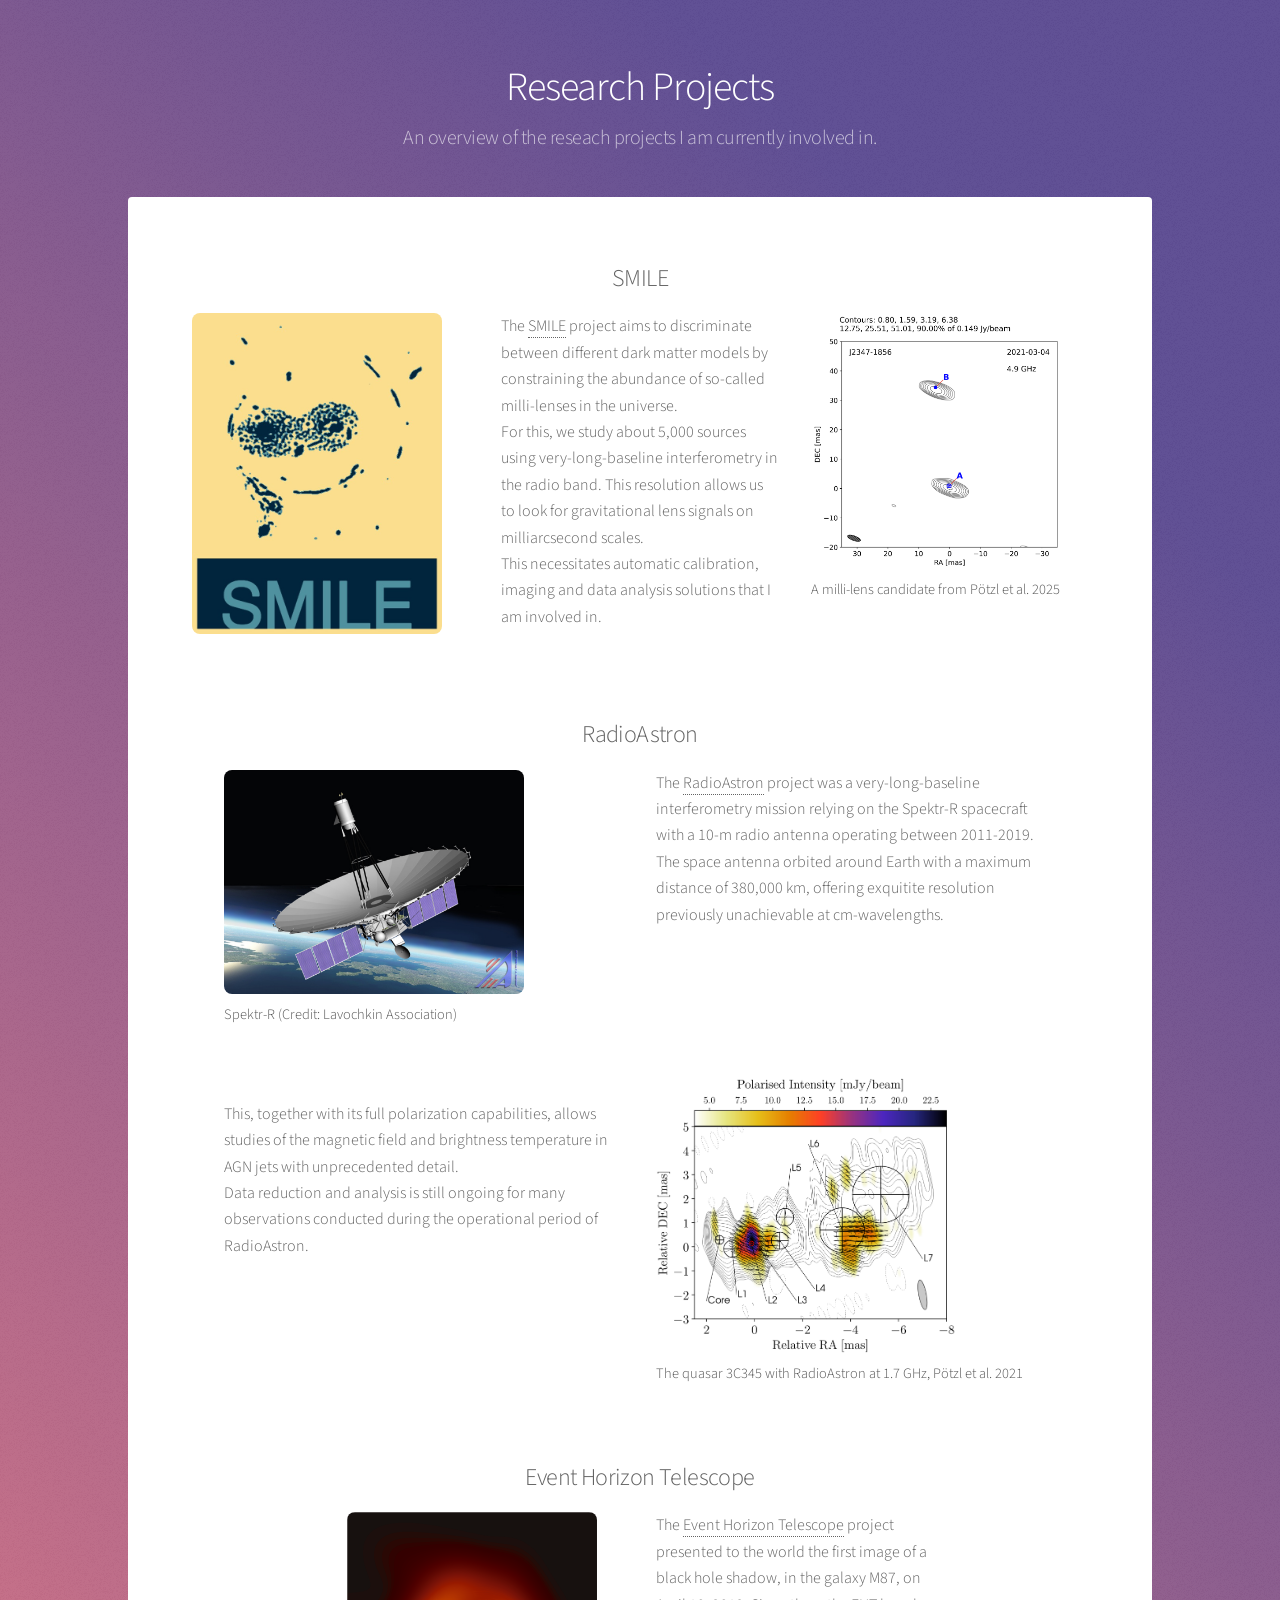
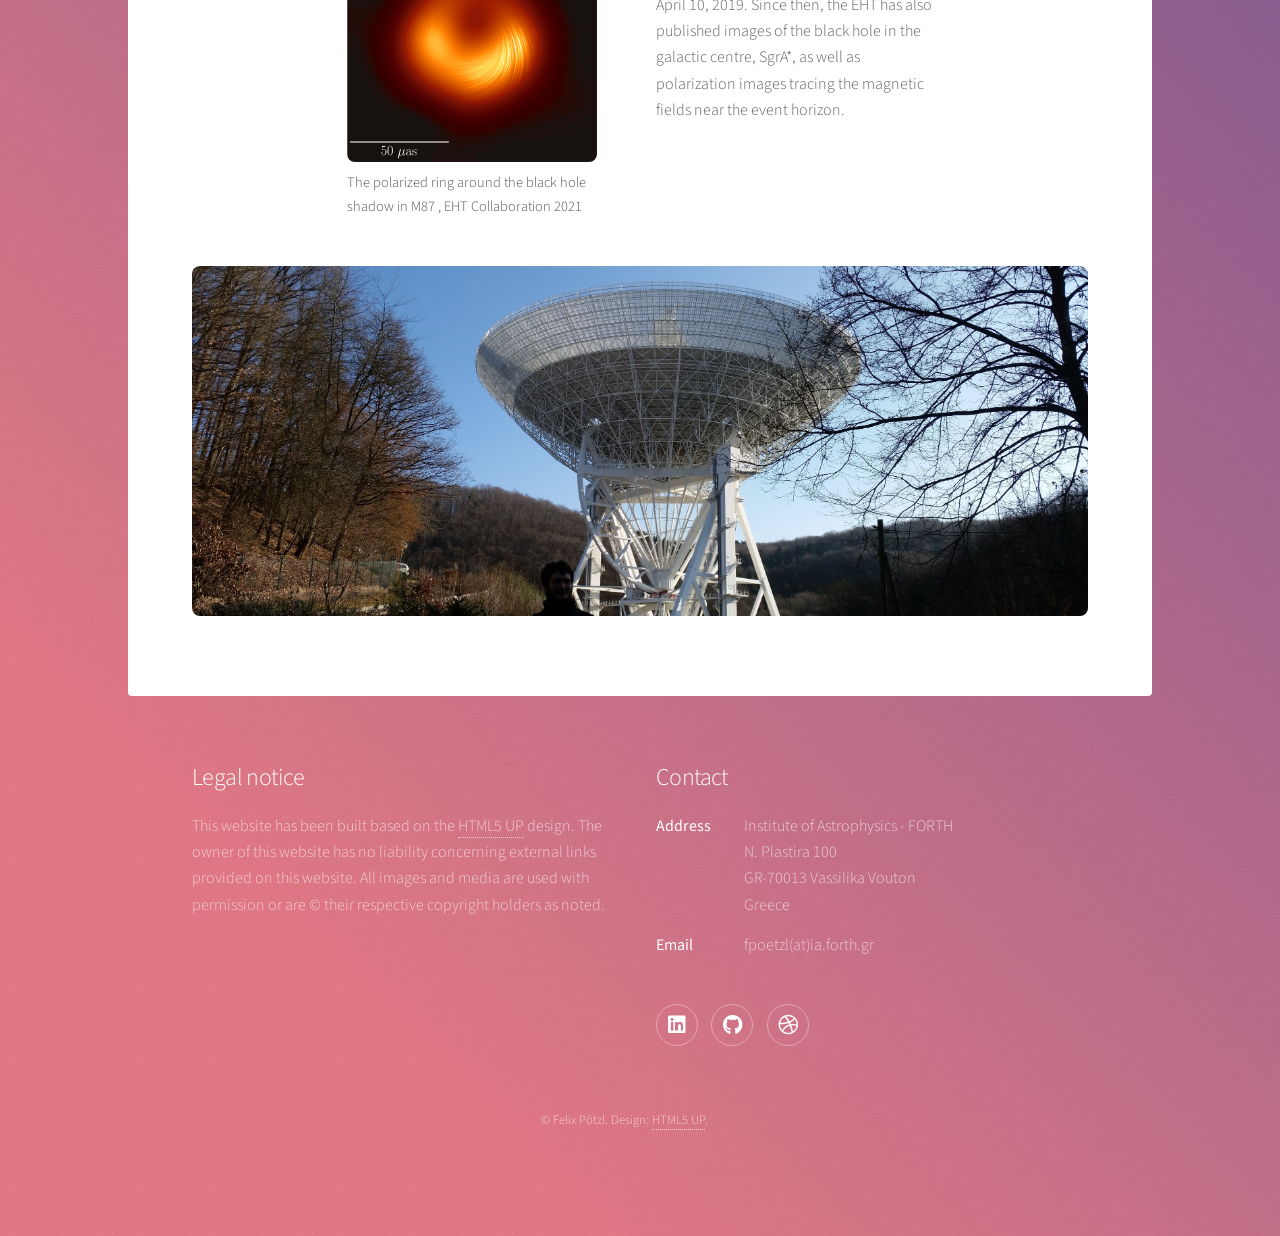
<file: projects.html>
<!DOCTYPE HTML>
<!--
	Stellar by HTML5 UP
	html5up.net | @ajlkn
	Free for personal and commercial use under the CCA 3.0 license (html5up.net/license)
-->
<html>
	<head>
		<title>Research Projects</title>
		<meta charset="utf-8" />
		<meta name="viewport" content="width=device-width, initial-scale=1, user-scalable=no" />
		<link rel="stylesheet" href="assets/css/main.css" />
		<noscript><link rel="stylesheet" href="assets/css/noscript.css" /></noscript>
	</head>
	<body class="is-preload">

		<!-- Wrapper -->
			<div id="wrapper">

				<!-- Header -->
					<header id="header">
						<h1>Research Projects</h1>
						<p>An overview of the reseach projects I am currently involved in.</p>
					</header>

				<!-- Main -->
					<div id="main">
						<!-- Content -->
							<section id="smile" class="main">
                                                                <h2 style="text-align: center;">SMILE</h2>
                                                                <ul class="features">
<!--
                                                                <ul class="features" style="display: flex; align-items: flex-start; gap: 10px; padding: 0;">
-->
									<li>
                                                                                <span class="image"><img src="images/SMILE.jpg" width=250 alt="" /></span>
									</li>
									<li>
                                                                                <p>
                                                                        The <a href="https://smilescience.info/" target="_blank"> SMILE</a> project aims to 
                                                                        discriminate between different dark matter models by constraining the abundance of 
                                                                        so-called milli-lenses in the universe.</br>
                                                                        For this, we study about 5,000 sources using very-long-baseline interferometry 
                                                                        in the radio band. This resolution allows us to look for gravitational lens signals 
                                                                        on milliarcsecond scales.</br>
                                                                        This necessitates automatic calibration, imaging and data analysis solutions 
                                                                        that I am involved in.
                                                                        </p>
									</li>
                                                                        <li>
<!--
                                                                                <span class="image"><img src="images/J2347-1856_C_2021_03_04_map.png" width=350 alt="" /></span>
-->
<!--
									<figure> style="text-align: center; max-width: 300px; margin: 0 auto;">
-->
									<figure>
                                                                          <span class="image"><img src="images/J2347-1856_C_2021_03_04_map.png" width=250 alt="" /></span>
                                                                          <figcaption style="font-size: 0.9em; color: #555; margin-top: 0px;">
                                                                            A milli-lens candidate from Pötzl et al. 2025
                                                                          </figcaption>
                                                                        </figure>
                                                                        </li>
								</ul>
                                                                </br>
                                                                <h2 style="text-align: center;">RadioAstron</h2>
                                                                <ul class="features">
									<li style="width: 400px">
<!--
                                                                                <span class="image"><img src="images/RA.png" width=300 alt="" /></span>
-->
                                                                                <figure>
                                                                                  <span class="image"><img src="images/RA.png" width=300 alt="" /></span>
                                                                                  <figcaption style="font-size: 0.9em; color: #555; margin-top: 0px;">
                                                                                    Spektr-R (Credit: Lavochkin Association)
                                                                                  </figcaption>
                                                                                </figure>
									</li>
									<li style="width: 400px">
                                                                                <p>
                                                                                The <a href="http://www.asc.rssi.ru/radioastron/index.html" target="_blank"> RadioAstron</a> 
                                                                                project was a very-long-baseline interferometry mission relying on the Spektr-R spacecraft 
                                                                                with a 10-m radio antenna operating between 2011-2019.</br>
                                                                                The space antenna orbited around Earth with a maximum distance of 380,000 km, 
                                                                                offering exquitite resolution previously unachievable at cm-wavelengths.
                                                                                </p>
									</li>
                                                                </ul>
                                                                <ul class="features">
                                                                        <li style="width: 400px">
                                                                                <p>
                                                                                </br>
                                                                                This, together with its full polarization capabilities, allows studies of the 
                                                                                magnetic field and brightness temperature in AGN jets with unprecedented detail.</br>
                                                                                Data reduction and analysis is still ongoing for many observations conducted 
                                                                                during the operational period of RadioAstron.
                                                                                </p>
                                                                        </li>
                                                                        <li style="width: 400px">
                                                                                <figure>
                                                                                  <span class="image"><img src="images/3C345_RA_1.7GHz.png" width=300 alt="" /></span>
                                                                                  <figcaption style="font-size: 0.9em; color: #555; margin-top: 0px;">
                                                                                    The quasar 3C345 with RadioAstron at 1.7 GHz, Pötzl et al. 2021
                                                                                  </figcaption>
                                                                                </figure>
                                                                        </li>
								</ul>
                                                                </br>
                                                                <h2 style="text-align: center;">Event Horizon Telescope</h2>
                                                                <ul class="features">
									<li>
<!--
                                                                                <span class="image"><img src="images/M87_pol_test.png" width=250 alt="" /></span>
-->
                                                                                <figure>
                                                                                  <span class="image"><img src="images/M87_pol.png" width=250 alt="" /></span>
                                                                                  <figcaption style="font-size: 0.9em; color: #555; margin-top: 0px;">
                                                                                    The polarized ring around the black hole shadow in M87 , EHT Collaboration 2021
                                                                                  </figcaption>
                                                                                </figure>
									</li>
									<li>
                                                                        <p>
                                                                                The  <a href="https://eventhorizontelescope.org/" target="_blank"> Event Horizon Telescope</a> 
                                                                                project presented to the world the first image of a black hole shadow, in the galaxy M87, on April 10, 2019.
                                                                                Since then, the EHT has also published images of the black hole in the galactic centre, SgrA*,
                                                                                as well as polarization images tracing the magnetic fields near the event horizon.
                                                                        </p>
                                                                        </p>
									</li>
								</ul>
                                                                
                                                                <span class="image main"><img src="images/EF3.jpg" alt="" /></span>
                                                                
                                                                
                                                                <!-- 
                                                                <div class="side-by-side">
                                                                        <img src="images/SMILE.jpg" alt="Example image">
                                                                        <div class="text">
                                                                        <p>
                                                                        The <a href="https://smilescience.info/" target="_blank"> SMILE</a> project aims to 
                                                                        discriminate between different dark matter models by constraining the abundance of 
                                                                        so-called milli-lenses in the universe.</br>
                                                                        For this, we study about 5,000 sources using very-long-baseline interferometry 
                                                                        in the radio band. This resolution allows us to look for gravitational lens signals 
                                                                        on milliarcsecond scales.</br>
                                                                        This necessitates automatic calibration, imaging and data analysis solutions 
                                                                        that I am involved in.
                                                                        </p>
                                                                        </div>
                                                                </div>
                                                                -->
                                                                
                                                                
                                                                
								<!-- <span class="image main"><img src="images/EF3.jpg" alt="" /></span>
								<h2>SMILE</h2>
								<p>The <a href="https://smilescience.info/" target="_blank"> SMILE</a> project aims to 
                                                                discriminate between different dark matter models by constraining the abundance of 
                                                                so-called milli-lenses in the universe.</p>
                                                                <p>For this, we study about 5,000 sources using very-long-baseline interferometry 
                                                                in the radio band. This resolution allows us to look for gravitational lens signals 
                                                                on milliarcsecond scales.</p>
                                                                <p>This necessitates automatic calibration, imaging and data analysis solutions that I am involved in.</p>
								<h2>RadioAstron</h2>
								<p>The <a href="http://www.asc.rssi.ru/radioastron/index.html" target="_blank"> RadioAstron</a> 
                                                                project was a very-long-baseline interferometry missiom relying on the Spektr-R spacecraft 
                                                                with a 10-m radio antenna operating between 2011-2019.</p>
                                                                <p>The space antenna orbited around Earth with a maximum distance of 380,000 km, 
                                                                offering exquitite resolution previously unachievable at cm-wavelengths.
                                                                This, together with its full polarization capabilities, allows studies of the 
                                                                magnetic field and brightness temperature in AGN jets with unprecedented detail.</p>
                                                                <p>Data reduction and analysis is still ongoing for many observations conducted 
                                                                during the operational period of RadioAstron.</p>
                                                                <h2>Event Horizon Telescope</h2>
								<p>The  <a href="https://eventhorizontelescope.org/" target="_blank"> Event Horizon Telescope</a> 
                                                                project presented the first image of a black hole shadow, in the galaxy M87, to the world on April 10, 2019.
                                                                Since then, the EHT has also published images of the black hole in the galactic centre, 
                                                                as well as polarization images tracing the magnetic fields near the event horizon.</p> -->
							</section>

					</div>

                                        <!-- Footer -->
					<footer id="footer">
						<section>
							<h2>Legal notice</h2>
							<p>
                                                                This website has been built based on the <a href="https://html5up.net">HTML5 UP</a>
                                                                design. The owner of this website has no liability concerning external links
                                                                provided on this website. All images and media are used with permission or are 
                                                                © their respective copyright holders as noted.
                                                        </p>
<!--
							<ul class="actions">
								<li><a href="projects.html" class="button">Learn More</a></li>
							</ul>
-->
						</section>
						<section>
							<h2>Contact</h2>
							<dl class="alt">
								<dt>Address</dt>
								<dd>
                                                                        Institute of Astrophysics - FORTH<br/>
                                                                        N. Plastira 100<br/>
                                                                        GR-70013 Vassilika Vouton<br/>
                                                                        Greece
                                                                </dd>
                                                                

<!--
								<dt>Phone</dt>
								<dd>(000) 000-0000 x 0000</dd>
-->
								<dt>Email</dt>
								<!-- <dd><a href="#">fpoetzl(at)ia.forth.gr</a></dd> -->
                                                                <dd>fpoetzl(at)ia.forth.gr</dd>
							</dl>
							<ul class="icons">
<!--
								<li><a href="#" class="icon brands fa-twitter alt"><span class="label">Twitter</span></a></li>
								<li><a href="#" class="icon brands fa-facebook-f alt"><span class="label">Facebook</span></a></li>
								<li><a href="#" class="icon brands fa-instagram alt"><span class="label">Instagram</span></a></li>
-->
								<li><a href="https://www.linkedin.com/in/felix-p%C3%B6tzl-320b851bb/" class="icon brands fa-linkedin alt" target="_blank"><span class="label">LinkedIn</span></a></li>
								<li><a href="https://github.com/fpoetzl" class="icon brands fa-github alt" target="_blank"><span class="label">GitHub</span></a></li>
								<li><a href="#" class="icon brands fa-dribbble alt"><span class="label">Dribbble</span></a></li>
							</ul>
						</section>
						<p class="copyright">&copy; Felix Pötzl. Design: <a href="https://html5up.net">HTML5 UP</a>.</p>
					</footer>

			</div>

		<!-- Scripts -->
			<script src="assets/js/jquery.min.js"></script>
			<script src="assets/js/jquery.scrollex.min.js"></script>
			<script src="assets/js/jquery.scrolly.min.js"></script>
			<script src="assets/js/browser.min.js"></script>
			<script src="assets/js/breakpoints.min.js"></script>
			<script src="assets/js/util.js"></script>
			<script src="assets/js/main.js"></script>

	</body>
</html>
</file>
<file: assets/css/noscript.css>
/*
	Stellar by HTML5 UP
	html5up.net | @ajlkn
	Free for personal and commercial use under the CCA 3.0 license (html5up.net/license)
*/

/* Header */

	body.is-preload #header.alt > * {
		opacity: 1;
	}

	body.is-preload #header.alt .logo {
		-moz-transform: none;
		-webkit-transform: none;
		-ms-transform: none;
		transform: none;
	}
</file>
<file: assets/css/main.css>
@import url(fontawesome-all.min.css);
@import 'https://fonts.googleapis.com/css?family=Source+Sans+Pro:300,400';

/*
	Stellar by HTML5 UP
	html5up.net | @ajlkn
	Free for personal and commercial use under the CCA 3.0 license (html5up.net/license)
*/

html, body, div, span, applet, object,
iframe, h1, h2, h3, h4, h5, h6, p, blockquote,
pre, a, abbr, acronym, address, big, cite,
code, del, dfn, em, img, ins, kbd, q, s, samp,
small, strike, strong, sub, sup, tt, var, b,
u, i, center, dl, dt, dd, ol, ul, li, fieldset,
form, label, legend, table, caption, tbody,
tfoot, thead, tr, th, td, article, aside,
canvas, details, embed, figure, figcaption,
footer, header, hgroup, menu, nav, output, ruby,
section, summary, time, mark, audio, video {
	margin: 0;
	padding: 0;
	border: 0;
	font-size: 100%;
	font: inherit;
	vertical-align: baseline;}

article, aside, details, figcaption, figure,
footer, header, hgroup, menu, nav, section {
	display: block;}

body {
	line-height: 1;
}

ol, ul {
	list-style: none;
}

blockquote, q {
	quotes: none;
}

	blockquote:before, blockquote:after, q:before, q:after {
		content: '';
		content: none;
	}

table {
	border-collapse: collapse;
	border-spacing: 0;
}

body {
	-webkit-text-size-adjust: none;
}

mark {
	background-color: transparent;
	color: inherit;
}

input::-moz-focus-inner {
	border: 0;
	padding: 0;
}

input, select, textarea {
	-moz-appearance: none;
	-webkit-appearance: none;
	-ms-appearance: none;
	appearance: none;
}

/* Basic */

	@-ms-viewport {
		width: device-width;
	}

	body {
		-ms-overflow-style: scrollbar;
	}

	@media screen and (max-width: 480px) {

		html, body {
			min-width: 320px;
		}

	}

	html {
		box-sizing: border-box;
	}

	*, *:before, *:after {
		box-sizing: inherit;
	}

	body {
		background-color: #935d8c;
		background-image: url("images/overlay.png"), -moz-linear-gradient(45deg, #e37682 15%, #5f4d93 85%);
		background-image: url("images/overlay.png"), -webkit-linear-gradient(45deg, #e37682 15%, #5f4d93 85%);
		background-image: url("images/overlay.png"), -ms-linear-gradient(45deg, #e37682 15%, #5f4d93 85%);
		background-image: url("images/overlay.png"), linear-gradient(45deg, #e37682 15%, #5f4d93 85%);
	}

		body.is-preload *, body.is-preload *:before, body.is-preload *:after {
			-moz-animation: none !important;
			-webkit-animation: none !important;
			-ms-animation: none !important;
			animation: none !important;
			-moz-transition: none !important;
			-webkit-transition: none !important;
			-ms-transition: none !important;
			transition: none !important;
		}

/* Type */

	body {
		background-color: #935d8c;
		color: rgba(255, 255, 255, 0.65);
	}

	body, input, select, textarea {
		font-family: "Source Sans Pro", Helvetica, sans-serif;
		font-size: 17pt;
		font-weight: 300;
		line-height: 1.65;
	}

		@media screen and (max-width: 1680px) {

			body, input, select, textarea {
				font-size: 14pt;
			}

		}

		@media screen and (max-width: 1280px) {

			body, input, select, textarea {
				font-size: 12pt;
			}

		}

		@media screen and (max-width: 360px) {

			body, input, select, textarea {
				font-size: 11pt;
			}

		}

	a {
		-moz-transition: color 0.2s ease, border-bottom 0.2s ease;
		-webkit-transition: color 0.2s ease, border-bottom 0.2s ease;
		-ms-transition: color 0.2s ease, border-bottom 0.2s ease;
		transition: color 0.2s ease, border-bottom 0.2s ease;
		text-decoration: none;
		border-bottom: dotted 1px;
		color: inherit;
	}

		a:hover {
			border-bottom-color: transparent;
		}

	strong, b {
		font-weight: 400;
	}

	em, i {
		font-style: italic;
	}

	p {
		margin: 0 0 2em 0;
	}

		p.content {
			-moz-columns: 20em 2;
			-webkit-columns: 20em 2;
			-ms-columns: 20em 2;
			columns: 20em 2;
			-moz-column-gap: 2em;
			-webkit-column-gap: 2em;
			-ms-column-gap: 2em;
			column-gap: 2em;
			text-align: justify;
		}

	h1, h2, h3, h4, h5, h6 {
		font-weight: 300;
		line-height: 1.5;
		margin: 0 0 0.7em 0;
		letter-spacing: -0.025em;
	}

		h1 a, h2 a, h3 a, h4 a, h5 a, h6 a {
			color: inherit;
			text-decoration: none;
		}

	h1 {
		font-size: 2.5em;
		line-height: 1.2;
	}

	h2 {
		font-size: 1.5em;
	}

	h3 {
		font-size: 1.25em;
	}

	h4 {
		font-size: 1.1em;
	}

	h5 {
		font-size: 0.9em;
	}

	h6 {
		font-size: 0.7em;
	}

	@media screen and (max-width: 736px) {

		h1 {
			font-size: 2em;
		}

	}

	sub {
		font-size: 0.8em;
		position: relative;
		top: 0.5em;
	}

	sup {
		font-size: 0.8em;
		position: relative;
		top: -0.5em;
	}

	blockquote {
		border-left: solid 4px;
		font-style: italic;
		margin: 0 0 2em 0;
		padding: 0.5em 0 0.5em 2em;
	}

	code {
		border-radius: 8px;
		border: solid 1px;
		font-family: "Courier New", monospace;
		font-size: 0.9em;
		margin: 0 0.25em;
		padding: 0.25em 0.65em;
	}

	pre {
		-webkit-overflow-scrolling: touch;
		font-family: "Courier New", monospace;
		font-size: 0.9em;
		margin: 0 0 2em 0;
	}

		pre code {
			display: block;
			line-height: 1.75;
			padding: 1em 1.5em;
			overflow-x: auto;
		}

	hr {
		border: 0;
		border-bottom: solid 1px;
		margin: 2em 0;
	}

		hr.major {
			margin: 3em 0;
		}

	.align-left {
		text-align: left;
	}

	.align-center {
		text-align: center;
	}

	.align-right {
		text-align: right;
	}

	input, select, textarea {
		color: #ffffff;
	}

	a:hover {
		color: #ffffff;
	}

	strong, b {
		color: #ffffff;
	}

	h1, h2, h3, h4, h5, h6 {
		color: #ffffff;
	}

	blockquote {
		border-left-color: rgba(255, 255, 255, 0.35);
	}

	code {
		background: rgba(255, 255, 255, 0.075);
		border-color: rgba(255, 255, 255, 0.35);
	}

	hr {
		border-bottom-color: rgba(255, 255, 255, 0.35);
	}

/* Row */

	.row {
		display: flex;
		flex-wrap: wrap;
		box-sizing: border-box;
		align-items: stretch;
	}

		.row > * {
			box-sizing: border-box;
		}

		.row.gtr-uniform > * > :last-child {
			margin-bottom: 0;
		}

		.row.aln-left {
			justify-content: flex-start;
		}

		.row.aln-center {
			justify-content: center;
		}

		.row.aln-right {
			justify-content: flex-end;
		}

		.row.aln-top {
			align-items: flex-start;
		}

		.row.aln-middle {
			align-items: center;
		}

		.row.aln-bottom {
			align-items: flex-end;
		}

		.row > .imp {
			order: -1;
		}

		.row > .col-1 {
			width: 8.33333%;
		}

		.row > .off-1 {
			margin-left: 8.33333%;
		}

		.row > .col-2 {
			width: 16.66667%;
		}

		.row > .off-2 {
			margin-left: 16.66667%;
		}

		.row > .col-3 {
			width: 25%;
		}

		.row > .off-3 {
			margin-left: 25%;
		}

		.row > .col-4 {
			width: 33.33333%;
		}

		.row > .off-4 {
			margin-left: 33.33333%;
		}

		.row > .col-5 {
			width: 41.66667%;
		}

		.row > .off-5 {
			margin-left: 41.66667%;
		}

		.row > .col-6 {
			width: 50%;
		}

		.row > .off-6 {
			margin-left: 50%;
		}

		.row > .col-7 {
			width: 58.33333%;
		}

		.row > .off-7 {
			margin-left: 58.33333%;
		}

		.row > .col-8 {
			width: 66.66667%;
		}

		.row > .off-8 {
			margin-left: 66.66667%;
		}

		.row > .col-9 {
			width: 75%;
		}

		.row > .off-9 {
			margin-left: 75%;
		}

		.row > .col-10 {
			width: 83.33333%;
		}

		.row > .off-10 {
			margin-left: 83.33333%;
		}

		.row > .col-11 {
			width: 91.66667%;
		}

		.row > .off-11 {
			margin-left: 91.66667%;
		}

		.row > .col-12 {
			width: 100%;
		}

		.row > .off-12 {
			margin-left: 100%;
		}

		.row.gtr-0 {
			margin-top: 0;
			margin-left: 0em;
		}

			.row.gtr-0 > * {
				padding: 0 0 0 0em;
			}

			.row.gtr-0.gtr-uniform {
				margin-top: 0em;
			}

				.row.gtr-0.gtr-uniform > * {
					padding-top: 0em;
				}

		.row.gtr-25 {
			margin-top: 0;
			margin-left: -0.375em;
		}

			.row.gtr-25 > * {
				padding: 0 0 0 0.375em;
			}

			.row.gtr-25.gtr-uniform {
				margin-top: -0.375em;
			}

				.row.gtr-25.gtr-uniform > * {
					padding-top: 0.375em;
				}

		.row.gtr-50 {
			margin-top: 0;
			margin-left: -0.75em;
		}

			.row.gtr-50 > * {
				padding: 0 0 0 0.75em;
			}

			.row.gtr-50.gtr-uniform {
				margin-top: -0.75em;
			}

				.row.gtr-50.gtr-uniform > * {
					padding-top: 0.75em;
				}

		.row {
			margin-top: 0;
			margin-left: -1.5em;
		}

			.row > * {
				padding: 0 0 0 1.5em;
			}

			.row.gtr-uniform {
				margin-top: -1.5em;
			}

				.row.gtr-uniform > * {
					padding-top: 1.5em;
				}

		.row.gtr-150 {
			margin-top: 0;
			margin-left: -2.25em;
		}

			.row.gtr-150 > * {
				padding: 0 0 0 2.25em;
			}

			.row.gtr-150.gtr-uniform {
				margin-top: -2.25em;
			}

				.row.gtr-150.gtr-uniform > * {
					padding-top: 2.25em;
				}

		.row.gtr-200 {
			margin-top: 0;
			margin-left: -3em;
		}

			.row.gtr-200 > * {
				padding: 0 0 0 3em;
			}

			.row.gtr-200.gtr-uniform {
				margin-top: -3em;
			}

				.row.gtr-200.gtr-uniform > * {
					padding-top: 3em;
				}

		@media screen and (max-width: 1680px) {

			.row {
				display: flex;
				flex-wrap: wrap;
				box-sizing: border-box;
				align-items: stretch;
			}

				.row > * {
					box-sizing: border-box;
				}

				.row.gtr-uniform > * > :last-child {
					margin-bottom: 0;
				}

				.row.aln-left {
					justify-content: flex-start;
				}

				.row.aln-center {
					justify-content: center;
				}

				.row.aln-right {
					justify-content: flex-end;
				}

				.row.aln-top {
					align-items: flex-start;
				}

				.row.aln-middle {
					align-items: center;
				}

				.row.aln-bottom {
					align-items: flex-end;
				}

				.row > .imp-xlarge {
					order: -1;
				}

				.row > .col-1-xlarge {
					width: 8.33333%;
				}

				.row > .off-1-xlarge {
					margin-left: 8.33333%;
				}

				.row > .col-2-xlarge {
					width: 16.66667%;
				}

				.row > .off-2-xlarge {
					margin-left: 16.66667%;
				}

				.row > .col-3-xlarge {
					width: 25%;
				}

				.row > .off-3-xlarge {
					margin-left: 25%;
				}

				.row > .col-4-xlarge {
					width: 33.33333%;
				}

				.row > .off-4-xlarge {
					margin-left: 33.33333%;
				}

				.row > .col-5-xlarge {
					width: 41.66667%;
				}

				.row > .off-5-xlarge {
					margin-left: 41.66667%;
				}

				.row > .col-6-xlarge {
					width: 50%;
				}

				.row > .off-6-xlarge {
					margin-left: 50%;
				}

				.row > .col-7-xlarge {
					width: 58.33333%;
				}

				.row > .off-7-xlarge {
					margin-left: 58.33333%;
				}

				.row > .col-8-xlarge {
					width: 66.66667%;
				}

				.row > .off-8-xlarge {
					margin-left: 66.66667%;
				}

				.row > .col-9-xlarge {
					width: 75%;
				}

				.row > .off-9-xlarge {
					margin-left: 75%;
				}

				.row > .col-10-xlarge {
					width: 83.33333%;
				}

				.row > .off-10-xlarge {
					margin-left: 83.33333%;
				}

				.row > .col-11-xlarge {
					width: 91.66667%;
				}

				.row > .off-11-xlarge {
					margin-left: 91.66667%;
				}

				.row > .col-12-xlarge {
					width: 100%;
				}

				.row > .off-12-xlarge {
					margin-left: 100%;
				}

				.row.gtr-0 {
					margin-top: 0;
					margin-left: 0em;
				}

					.row.gtr-0 > * {
						padding: 0 0 0 0em;
					}

					.row.gtr-0.gtr-uniform {
						margin-top: 0em;
					}

						.row.gtr-0.gtr-uniform > * {
							padding-top: 0em;
						}

				.row.gtr-25 {
					margin-top: 0;
					margin-left: -0.375em;
				}

					.row.gtr-25 > * {
						padding: 0 0 0 0.375em;
					}

					.row.gtr-25.gtr-uniform {
						margin-top: -0.375em;
					}

						.row.gtr-25.gtr-uniform > * {
							padding-top: 0.375em;
						}

				.row.gtr-50 {
					margin-top: 0;
					margin-left: -0.75em;
				}

					.row.gtr-50 > * {
						padding: 0 0 0 0.75em;
					}

					.row.gtr-50.gtr-uniform {
						margin-top: -0.75em;
					}

						.row.gtr-50.gtr-uniform > * {
							padding-top: 0.75em;
						}

				.row {
					margin-top: 0;
					margin-left: -1.5em;
				}

					.row > * {
						padding: 0 0 0 1.5em;
					}

					.row.gtr-uniform {
						margin-top: -1.5em;
					}

						.row.gtr-uniform > * {
							padding-top: 1.5em;
						}

				.row.gtr-150 {
					margin-top: 0;
					margin-left: -2.25em;
				}

					.row.gtr-150 > * {
						padding: 0 0 0 2.25em;
					}

					.row.gtr-150.gtr-uniform {
						margin-top: -2.25em;
					}

						.row.gtr-150.gtr-uniform > * {
							padding-top: 2.25em;
						}

				.row.gtr-200 {
					margin-top: 0;
					margin-left: -3em;
				}

					.row.gtr-200 > * {
						padding: 0 0 0 3em;
					}

					.row.gtr-200.gtr-uniform {
						margin-top: -3em;
					}

						.row.gtr-200.gtr-uniform > * {
							padding-top: 3em;
						}

		}

		@media screen and (max-width: 1280px) {

			.row {
				display: flex;
				flex-wrap: wrap;
				box-sizing: border-box;
				align-items: stretch;
			}

				.row > * {
					box-sizing: border-box;
				}

				.row.gtr-uniform > * > :last-child {
					margin-bottom: 0;
				}

				.row.aln-left {
					justify-content: flex-start;
				}

				.row.aln-center {
					justify-content: center;
				}

				.row.aln-right {
					justify-content: flex-end;
				}

				.row.aln-top {
					align-items: flex-start;
				}

				.row.aln-middle {
					align-items: center;
				}

				.row.aln-bottom {
					align-items: flex-end;
				}

				.row > .imp-large {
					order: -1;
				}

				.row > .col-1-large {
					width: 8.33333%;
				}

				.row > .off-1-large {
					margin-left: 8.33333%;
				}

				.row > .col-2-large {
					width: 16.66667%;
				}

				.row > .off-2-large {
					margin-left: 16.66667%;
				}

				.row > .col-3-large {
					width: 25%;
				}

				.row > .off-3-large {
					margin-left: 25%;
				}

				.row > .col-4-large {
					width: 33.33333%;
				}

				.row > .off-4-large {
					margin-left: 33.33333%;
				}

				.row > .col-5-large {
					width: 41.66667%;
				}

				.row > .off-5-large {
					margin-left: 41.66667%;
				}

				.row > .col-6-large {
					width: 50%;
				}

				.row > .off-6-large {
					margin-left: 50%;
				}

				.row > .col-7-large {
					width: 58.33333%;
				}

				.row > .off-7-large {
					margin-left: 58.33333%;
				}

				.row > .col-8-large {
					width: 66.66667%;
				}

				.row > .off-8-large {
					margin-left: 66.66667%;
				}

				.row > .col-9-large {
					width: 75%;
				}

				.row > .off-9-large {
					margin-left: 75%;
				}

				.row > .col-10-large {
					width: 83.33333%;
				}

				.row > .off-10-large {
					margin-left: 83.33333%;
				}

				.row > .col-11-large {
					width: 91.66667%;
				}

				.row > .off-11-large {
					margin-left: 91.66667%;
				}

				.row > .col-12-large {
					width: 100%;
				}

				.row > .off-12-large {
					margin-left: 100%;
				}

				.row.gtr-0 {
					margin-top: 0;
					margin-left: 0em;
				}

					.row.gtr-0 > * {
						padding: 0 0 0 0em;
					}

					.row.gtr-0.gtr-uniform {
						margin-top: 0em;
					}

						.row.gtr-0.gtr-uniform > * {
							padding-top: 0em;
						}

				.row.gtr-25 {
					margin-top: 0;
					margin-left: -0.375em;
				}

					.row.gtr-25 > * {
						padding: 0 0 0 0.375em;
					}

					.row.gtr-25.gtr-uniform {
						margin-top: -0.375em;
					}

						.row.gtr-25.gtr-uniform > * {
							padding-top: 0.375em;
						}

				.row.gtr-50 {
					margin-top: 0;
					margin-left: -0.75em;
				}

					.row.gtr-50 > * {
						padding: 0 0 0 0.75em;
					}

					.row.gtr-50.gtr-uniform {
						margin-top: -0.75em;
					}

						.row.gtr-50.gtr-uniform > * {
							padding-top: 0.75em;
						}

				.row {
					margin-top: 0;
					margin-left: -1.5em;
				}

					.row > * {
						padding: 0 0 0 1.5em;
					}

					.row.gtr-uniform {
						margin-top: -1.5em;
					}

						.row.gtr-uniform > * {
							padding-top: 1.5em;
						}

				.row.gtr-150 {
					margin-top: 0;
					margin-left: -2.25em;
				}

					.row.gtr-150 > * {
						padding: 0 0 0 2.25em;
					}

					.row.gtr-150.gtr-uniform {
						margin-top: -2.25em;
					}

						.row.gtr-150.gtr-uniform > * {
							padding-top: 2.25em;
						}

				.row.gtr-200 {
					margin-top: 0;
					margin-left: -3em;
				}

					.row.gtr-200 > * {
						padding: 0 0 0 3em;
					}

					.row.gtr-200.gtr-uniform {
						margin-top: -3em;
					}

						.row.gtr-200.gtr-uniform > * {
							padding-top: 3em;
						}

		}

		@media screen and (max-width: 980px) {

			.row {
				display: flex;
				flex-wrap: wrap;
				box-sizing: border-box;
				align-items: stretch;
			}

				.row > * {
					box-sizing: border-box;
				}

				.row.gtr-uniform > * > :last-child {
					margin-bottom: 0;
				}

				.row.aln-left {
					justify-content: flex-start;
				}

				.row.aln-center {
					justify-content: center;
				}

				.row.aln-right {
					justify-content: flex-end;
				}

				.row.aln-top {
					align-items: flex-start;
				}

				.row.aln-middle {
					align-items: center;
				}

				.row.aln-bottom {
					align-items: flex-end;
				}

				.row > .imp-medium {
					order: -1;
				}

				.row > .col-1-medium {
					width: 8.33333%;
				}

				.row > .off-1-medium {
					margin-left: 8.33333%;
				}

				.row > .col-2-medium {
					width: 16.66667%;
				}

				.row > .off-2-medium {
					margin-left: 16.66667%;
				}

				.row > .col-3-medium {
					width: 25%;
				}

				.row > .off-3-medium {
					margin-left: 25%;
				}

				.row > .col-4-medium {
					width: 33.33333%;
				}

				.row > .off-4-medium {
					margin-left: 33.33333%;
				}

				.row > .col-5-medium {
					width: 41.66667%;
				}

				.row > .off-5-medium {
					margin-left: 41.66667%;
				}

				.row > .col-6-medium {
					width: 50%;
				}

				.row > .off-6-medium {
					margin-left: 50%;
				}

				.row > .col-7-medium {
					width: 58.33333%;
				}

				.row > .off-7-medium {
					margin-left: 58.33333%;
				}

				.row > .col-8-medium {
					width: 66.66667%;
				}

				.row > .off-8-medium {
					margin-left: 66.66667%;
				}

				.row > .col-9-medium {
					width: 75%;
				}

				.row > .off-9-medium {
					margin-left: 75%;
				}

				.row > .col-10-medium {
					width: 83.33333%;
				}

				.row > .off-10-medium {
					margin-left: 83.33333%;
				}

				.row > .col-11-medium {
					width: 91.66667%;
				}

				.row > .off-11-medium {
					margin-left: 91.66667%;
				}

				.row > .col-12-medium {
					width: 100%;
				}

				.row > .off-12-medium {
					margin-left: 100%;
				}

				.row.gtr-0 {
					margin-top: 0;
					margin-left: 0em;
				}

					.row.gtr-0 > * {
						padding: 0 0 0 0em;
					}

					.row.gtr-0.gtr-uniform {
						margin-top: 0em;
					}

						.row.gtr-0.gtr-uniform > * {
							padding-top: 0em;
						}

				.row.gtr-25 {
					margin-top: 0;
					margin-left: -0.375em;
				}

					.row.gtr-25 > * {
						padding: 0 0 0 0.375em;
					}

					.row.gtr-25.gtr-uniform {
						margin-top: -0.375em;
					}

						.row.gtr-25.gtr-uniform > * {
							padding-top: 0.375em;
						}

				.row.gtr-50 {
					margin-top: 0;
					margin-left: -0.75em;
				}

					.row.gtr-50 > * {
						padding: 0 0 0 0.75em;
					}

					.row.gtr-50.gtr-uniform {
						margin-top: -0.75em;
					}

						.row.gtr-50.gtr-uniform > * {
							padding-top: 0.75em;
						}

				.row {
					margin-top: 0;
					margin-left: -1.5em;
				}

					.row > * {
						padding: 0 0 0 1.5em;
					}

					.row.gtr-uniform {
						margin-top: -1.5em;
					}

						.row.gtr-uniform > * {
							padding-top: 1.5em;
						}

				.row.gtr-150 {
					margin-top: 0;
					margin-left: -2.25em;
				}

					.row.gtr-150 > * {
						padding: 0 0 0 2.25em;
					}

					.row.gtr-150.gtr-uniform {
						margin-top: -2.25em;
					}

						.row.gtr-150.gtr-uniform > * {
							padding-top: 2.25em;
						}

				.row.gtr-200 {
					margin-top: 0;
					margin-left: -3em;
				}

					.row.gtr-200 > * {
						padding: 0 0 0 3em;
					}

					.row.gtr-200.gtr-uniform {
						margin-top: -3em;
					}

						.row.gtr-200.gtr-uniform > * {
							padding-top: 3em;
						}

		}

		@media screen and (max-width: 736px) {

			.row {
				display: flex;
				flex-wrap: wrap;
				box-sizing: border-box;
				align-items: stretch;
			}

				.row > * {
					box-sizing: border-box;
				}

				.row.gtr-uniform > * > :last-child {
					margin-bottom: 0;
				}

				.row.aln-left {
					justify-content: flex-start;
				}

				.row.aln-center {
					justify-content: center;
				}

				.row.aln-right {
					justify-content: flex-end;
				}

				.row.aln-top {
					align-items: flex-start;
				}

				.row.aln-middle {
					align-items: center;
				}

				.row.aln-bottom {
					align-items: flex-end;
				}

				.row > .imp-small {
					order: -1;
				}

				.row > .col-1-small {
					width: 8.33333%;
				}

				.row > .off-1-small {
					margin-left: 8.33333%;
				}

				.row > .col-2-small {
					width: 16.66667%;
				}

				.row > .off-2-small {
					margin-left: 16.66667%;
				}

				.row > .col-3-small {
					width: 25%;
				}

				.row > .off-3-small {
					margin-left: 25%;
				}

				.row > .col-4-small {
					width: 33.33333%;
				}

				.row > .off-4-small {
					margin-left: 33.33333%;
				}

				.row > .col-5-small {
					width: 41.66667%;
				}

				.row > .off-5-small {
					margin-left: 41.66667%;
				}

				.row > .col-6-small {
					width: 50%;
				}

				.row > .off-6-small {
					margin-left: 50%;
				}

				.row > .col-7-small {
					width: 58.33333%;
				}

				.row > .off-7-small {
					margin-left: 58.33333%;
				}

				.row > .col-8-small {
					width: 66.66667%;
				}

				.row > .off-8-small {
					margin-left: 66.66667%;
				}

				.row > .col-9-small {
					width: 75%;
				}

				.row > .off-9-small {
					margin-left: 75%;
				}

				.row > .col-10-small {
					width: 83.33333%;
				}

				.row > .off-10-small {
					margin-left: 83.33333%;
				}

				.row > .col-11-small {
					width: 91.66667%;
				}

				.row > .off-11-small {
					margin-left: 91.66667%;
				}

				.row > .col-12-small {
					width: 100%;
				}

				.row > .off-12-small {
					margin-left: 100%;
				}

				.row.gtr-0 {
					margin-top: 0;
					margin-left: 0em;
				}

					.row.gtr-0 > * {
						padding: 0 0 0 0em;
					}

					.row.gtr-0.gtr-uniform {
						margin-top: 0em;
					}

						.row.gtr-0.gtr-uniform > * {
							padding-top: 0em;
						}

				.row.gtr-25 {
					margin-top: 0;
					margin-left: -0.25em;
				}

					.row.gtr-25 > * {
						padding: 0 0 0 0.25em;
					}

					.row.gtr-25.gtr-uniform {
						margin-top: -0.25em;
					}

						.row.gtr-25.gtr-uniform > * {
							padding-top: 0.25em;
						}

				.row.gtr-50 {
					margin-top: 0;
					margin-left: -0.5em;
				}

					.row.gtr-50 > * {
						padding: 0 0 0 0.5em;
					}

					.row.gtr-50.gtr-uniform {
						margin-top: -0.5em;
					}

						.row.gtr-50.gtr-uniform > * {
							padding-top: 0.5em;
						}

				.row {
					margin-top: 0;
					margin-left: -1em;
				}

					.row > * {
						padding: 0 0 0 1em;
					}

					.row.gtr-uniform {
						margin-top: -1em;
					}

						.row.gtr-uniform > * {
							padding-top: 1em;
						}

				.row.gtr-150 {
					margin-top: 0;
					margin-left: -1.5em;
				}

					.row.gtr-150 > * {
						padding: 0 0 0 1.5em;
					}

					.row.gtr-150.gtr-uniform {
						margin-top: -1.5em;
					}

						.row.gtr-150.gtr-uniform > * {
							padding-top: 1.5em;
						}

				.row.gtr-200 {
					margin-top: 0;
					margin-left: -2em;
				}

					.row.gtr-200 > * {
						padding: 0 0 0 2em;
					}

					.row.gtr-200.gtr-uniform {
						margin-top: -2em;
					}

						.row.gtr-200.gtr-uniform > * {
							padding-top: 2em;
						}

		}

		@media screen and (max-width: 480px) {

			.row {
				display: flex;
				flex-wrap: wrap;
				box-sizing: border-box;
				align-items: stretch;
			}

				.row > * {
					box-sizing: border-box;
				}

				.row.gtr-uniform > * > :last-child {
					margin-bottom: 0;
				}

				.row.aln-left {
					justify-content: flex-start;
				}

				.row.aln-center {
					justify-content: center;
				}

				.row.aln-right {
					justify-content: flex-end;
				}

				.row.aln-top {
					align-items: flex-start;
				}

				.row.aln-middle {
					align-items: center;
				}

				.row.aln-bottom {
					align-items: flex-end;
				}

				.row > .imp-xsmall {
					order: -1;
				}

				.row > .col-1-xsmall {
					width: 8.33333%;
				}

				.row > .off-1-xsmall {
					margin-left: 8.33333%;
				}

				.row > .col-2-xsmall {
					width: 16.66667%;
				}

				.row > .off-2-xsmall {
					margin-left: 16.66667%;
				}

				.row > .col-3-xsmall {
					width: 25%;
				}

				.row > .off-3-xsmall {
					margin-left: 25%;
				}

				.row > .col-4-xsmall {
					width: 33.33333%;
				}

				.row > .off-4-xsmall {
					margin-left: 33.33333%;
				}

				.row > .col-5-xsmall {
					width: 41.66667%;
				}

				.row > .off-5-xsmall {
					margin-left: 41.66667%;
				}

				.row > .col-6-xsmall {
					width: 50%;
				}

				.row > .off-6-xsmall {
					margin-left: 50%;
				}

				.row > .col-7-xsmall {
					width: 58.33333%;
				}

				.row > .off-7-xsmall {
					margin-left: 58.33333%;
				}

				.row > .col-8-xsmall {
					width: 66.66667%;
				}

				.row > .off-8-xsmall {
					margin-left: 66.66667%;
				}

				.row > .col-9-xsmall {
					width: 75%;
				}

				.row > .off-9-xsmall {
					margin-left: 75%;
				}

				.row > .col-10-xsmall {
					width: 83.33333%;
				}

				.row > .off-10-xsmall {
					margin-left: 83.33333%;
				}

				.row > .col-11-xsmall {
					width: 91.66667%;
				}

				.row > .off-11-xsmall {
					margin-left: 91.66667%;
				}

				.row > .col-12-xsmall {
					width: 100%;
				}

				.row > .off-12-xsmall {
					margin-left: 100%;
				}

				.row.gtr-0 {
					margin-top: 0;
					margin-left: 0em;
				}

					.row.gtr-0 > * {
						padding: 0 0 0 0em;
					}

					.row.gtr-0.gtr-uniform {
						margin-top: 0em;
					}

						.row.gtr-0.gtr-uniform > * {
							padding-top: 0em;
						}

				.row.gtr-25 {
					margin-top: 0;
					margin-left: -0.3125em;
				}

					.row.gtr-25 > * {
						padding: 0 0 0 0.3125em;
					}

					.row.gtr-25.gtr-uniform {
						margin-top: -0.3125em;
					}

						.row.gtr-25.gtr-uniform > * {
							padding-top: 0.3125em;
						}

				.row.gtr-50 {
					margin-top: 0;
					margin-left: -0.625em;
				}

					.row.gtr-50 > * {
						padding: 0 0 0 0.625em;
					}

					.row.gtr-50.gtr-uniform {
						margin-top: -0.625em;
					}

						.row.gtr-50.gtr-uniform > * {
							padding-top: 0.625em;
						}

				.row {
					margin-top: 0;
					margin-left: -1.25em;
				}

					.row > * {
						padding: 0 0 0 1.25em;
					}

					.row.gtr-uniform {
						margin-top: -1.25em;
					}

						.row.gtr-uniform > * {
							padding-top: 1.25em;
						}

				.row.gtr-150 {
					margin-top: 0;
					margin-left: -1.875em;
				}

					.row.gtr-150 > * {
						padding: 0 0 0 1.875em;
					}

					.row.gtr-150.gtr-uniform {
						margin-top: -1.875em;
					}

						.row.gtr-150.gtr-uniform > * {
							padding-top: 1.875em;
						}

				.row.gtr-200 {
					margin-top: 0;
					margin-left: -2.5em;
				}

					.row.gtr-200 > * {
						padding: 0 0 0 2.5em;
					}

					.row.gtr-200.gtr-uniform {
						margin-top: -2.5em;
					}

						.row.gtr-200.gtr-uniform > * {
							padding-top: 2.5em;
						}

		}

/* Box */

	.box {
		border-radius: 8px;
		border: solid;
		margin-bottom: 2em;
		padding: 1.5em;
	}

		.box > :last-child,
		.box > :last-child > :last-child,
		.box > :last-child > :last-child > :last-child {
			margin-bottom: 0;
		}

		.box.alt {
			border: 0;
			border-radius: 0;
			padding: 0;
		}

	.box {
		border-color: rgba(255, 255, 255, 0.35);
	}

/* Button */

	input[type="submit"],
	input[type="reset"],
	input[type="button"],
	button,
	.button {
		-moz-appearance: none;
		-webkit-appearance: none;
		-ms-appearance: none;
		appearance: none;
		-moz-transition: background-color 0.2s ease-in-out, color 0.2s ease-in-out;
		-webkit-transition: background-color 0.2s ease-in-out, color 0.2s ease-in-out;
		-ms-transition: background-color 0.2s ease-in-out, color 0.2s ease-in-out;
		transition: background-color 0.2s ease-in-out, color 0.2s ease-in-out;
		border-radius: 8px;
		border: 0;
		cursor: pointer;
		display: inline-block;
		font-weight: 300;
		height: 2.75em;
		line-height: 2.75em;
		min-width: 9.25em;
		padding: 0 1.5em;
		text-align: center;
		text-decoration: none;
		white-space: nowrap;
	}

		input[type="submit"].icon,
		input[type="reset"].icon,
		input[type="button"].icon,
		button.icon,
		.button.icon {
			padding-left: 1.35em;
		}

			input[type="submit"].icon:before,
			input[type="reset"].icon:before,
			input[type="button"].icon:before,
			button.icon:before,
			.button.icon:before {
				margin-right: 0.5em;
			}

		input[type="submit"].fit,
		input[type="reset"].fit,
		input[type="button"].fit,
		button.fit,
		.button.fit {
			width: 100%;
		}

		input[type="submit"].small,
		input[type="reset"].small,
		input[type="button"].small,
		button.small,
		.button.small {
			font-size: 0.8em;
		}

		input[type="submit"].large,
		input[type="reset"].large,
		input[type="button"].large,
		button.large,
		.button.large {
			font-size: 1.35em;
		}

		input[type="submit"].disabled, input[type="submit"]:disabled,
		input[type="reset"].disabled,
		input[type="reset"]:disabled,
		input[type="button"].disabled,
		input[type="button"]:disabled,
		button.disabled,
		button:disabled,
		.button.disabled,
		.button:disabled {
			pointer-events: none;
			opacity: 0.25;
		}

		@media screen and (max-width: 736px) {

			input[type="submit"],
			input[type="reset"],
			input[type="button"],
			button,
			.button {
				min-width: 0;
			}

		}

	input[type="submit"],
	input[type="reset"],
	input[type="button"],
	button,
	.button {
		background-color: transparent;
		box-shadow: inset 0 0 0 1px rgba(255, 255, 255, 0.35);
		color: #ffffff !important;
	}

		input[type="submit"]:hover,
		input[type="reset"]:hover,
		input[type="button"]:hover,
		button:hover,
		.button:hover {
			background-color: rgba(255, 255, 255, 0.075);
		}

		input[type="submit"]:active,
		input[type="reset"]:active,
		input[type="button"]:active,
		button:active,
		.button:active {
			background-color: rgba(255, 255, 255, 0.2);
		}

		input[type="submit"].icon:before,
		input[type="reset"].icon:before,
		input[type="button"].icon:before,
		button.icon:before,
		.button.icon:before {
			color: rgba(255, 255, 255, 0.5);
		}

		input[type="submit"].primary,
		input[type="reset"].primary,
		input[type="button"].primary,
		button.primary,
		.button.primary {
			background-color: #8cc9f0;
			color: #ffffff !important;
			box-shadow: none;
		}

			input[type="submit"].primary:hover,
			input[type="reset"].primary:hover,
			input[type="button"].primary:hover,
			button.primary:hover,
			.button.primary:hover {
				background-color: #9acff2;
			}

			input[type="submit"].primary:active,
			input[type="reset"].primary:active,
			input[type="button"].primary:active,
			button.primary:active,
			.button.primary:active {
				background-color: #7ec3ee;
			}

			input[type="submit"].primary.icon:before,
			input[type="reset"].primary.icon:before,
			input[type="button"].primary.icon:before,
			button.primary.icon:before,
			.button.primary.icon:before {
				color: #ffffff !important;
			}

/* Form */

	form {
		margin: 0 0 2em 0;
	}

	label {
		display: block;
		font-size: 0.9em;
		font-weight: 400;
		margin: 0 0 1em 0;
	}

	input[type="text"],
	input[type="password"],
	input[type="email"],
	select,
	textarea {
		-moz-appearance: none;
		-webkit-appearance: none;
		-ms-appearance: none;
		appearance: none;
		border-radius: 8px;
		border: solid 1px;
		color: inherit;
		display: block;
		outline: 0;
		padding: 0 1em;
		text-decoration: none;
		width: 100%;
	}

		input[type="text"]:invalid,
		input[type="password"]:invalid,
		input[type="email"]:invalid,
		select:invalid,
		textarea:invalid {
			box-shadow: none;
		}

	select {
		background-size: 1.25rem;
		background-repeat: no-repeat;
		background-position: calc(100% - 1rem) center;
		height: 2.75em;
		padding-right: 2.75em;
		text-overflow: ellipsis;
	}

		select:focus::-ms-value {
			background-color: transparent;
		}

		select::-ms-expand {
			display: none;
		}

	input[type="text"],
	input[type="password"],
	input[type="email"],
	select {
		height: 2.75em;
	}

	textarea {
		padding: 0.75em 1em;
	}

	input[type="checkbox"],
	input[type="radio"] {
		-moz-appearance: none;
		-webkit-appearance: none;
		-ms-appearance: none;
		appearance: none;
		display: block;
		float: left;
		margin-right: -2em;
		opacity: 0;
		width: 1em;
		z-index: -1;
	}

		input[type="checkbox"] + label,
		input[type="radio"] + label {
			text-decoration: none;
			cursor: pointer;
			display: inline-block;
			font-size: 1em;
			font-weight: 300;
			padding-left: 2.4em;
			padding-right: 0.75em;
			position: relative;
		}

			input[type="checkbox"] + label:before,
			input[type="radio"] + label:before {
				-moz-osx-font-smoothing: grayscale;
				-webkit-font-smoothing: antialiased;
				display: inline-block;
				font-style: normal;
				font-variant: normal;
				text-rendering: auto;
				line-height: 1;
				text-transform: none !important;
				font-family: 'Font Awesome 5 Free';
				font-weight: 900;
			}

			input[type="checkbox"] + label:before,
			input[type="radio"] + label:before {
				border-radius: 8px;
				border: solid 1px;
				content: '';
				display: inline-block;
				font-size: 0.8em;
				height: 2.0625em;
				left: 0;
				line-height: 2.0625em;
				position: absolute;
				text-align: center;
				top: 0;
				width: 2.0625em;
			}

		input[type="checkbox"]:checked + label:before,
		input[type="radio"]:checked + label:before {
			content: '\f00c';
		}

	input[type="checkbox"] + label:before {
		border-radius: 8px;
	}

	input[type="radio"] + label:before {
		border-radius: 100%;
	}

	::-webkit-input-placeholder {
		opacity: 1.0;
	}

	:-moz-placeholder {
		opacity: 1.0;
	}

	::-moz-placeholder {
		opacity: 1.0;
	}

	:-ms-input-placeholder {
		opacity: 1.0;
	}

	label {
		color: #ffffff;
	}

	input[type="text"],
	input[type="password"],
	input[type="email"],
	select,
	textarea {
		background-color: rgba(255, 255, 255, 0.075);
		border-color: rgba(255, 255, 255, 0.35);
	}

		input[type="text"]:focus,
		input[type="password"]:focus,
		input[type="email"]:focus,
		select:focus,
		textarea:focus {
			border-color: #8cc9f0;
			box-shadow: 0 0 0 1px #8cc9f0;
		}

	select {
		background-image: url("data:image/svg+xml;charset=utf8,%3Csvg xmlns='http://www.w3.org/2000/svg' width='40' height='40' preserveAspectRatio='none' viewBox='0 0 40 40'%3E%3Cpath d='M9.4,12.3l10.4,10.4l10.4-10.4c0.2-0.2,0.5-0.4,0.9-0.4c0.3,0,0.6,0.1,0.9,0.4l3.3,3.3c0.2,0.2,0.4,0.5,0.4,0.9 c0,0.4-0.1,0.6-0.4,0.9L20.7,31.9c-0.2,0.2-0.5,0.4-0.9,0.4c-0.3,0-0.6-0.1-0.9-0.4L4.3,17.3c-0.2-0.2-0.4-0.5-0.4-0.9 c0-0.4,0.1-0.6,0.4-0.9l3.3-3.3c0.2-0.2,0.5-0.4,0.9-0.4S9.1,12.1,9.4,12.3z' fill='rgba(255, 255, 255, 0.35)' /%3E%3C/svg%3E");
	}

		select option {
			color: #ffffff;
			background: #935d8c;
		}

	input[type="checkbox"] + label,
	input[type="radio"] + label {
		color: rgba(255, 255, 255, 0.65);
	}

		input[type="checkbox"] + label:before,
		input[type="radio"] + label:before {
			background: rgba(255, 255, 255, 0.075);
			border-color: rgba(255, 255, 255, 0.35);
		}

	input[type="checkbox"]:checked + label:before,
	input[type="radio"]:checked + label:before {
		background-color: #ffffff;
		border-color: #ffffff;
		color: #935d8c;
	}

	input[type="checkbox"]:focus + label:before,
	input[type="radio"]:focus + label:before {
		border-color: #8cc9f0;
		box-shadow: 0 0 0 1px #8cc9f0;
	}

	::-webkit-input-placeholder {
		color: rgba(255, 255, 255, 0.5) !important;
	}

	:-moz-placeholder {
		color: rgba(255, 255, 255, 0.5) !important;
	}

	::-moz-placeholder {
		color: rgba(255, 255, 255, 0.5) !important;
	}

	:-ms-input-placeholder {
		color: rgba(255, 255, 255, 0.5) !important;
	}

	.formerize-placeholder {
		color: rgba(255, 255, 255, 0.5) !important;
	}

/* Icon */

	.icon {
		text-decoration: none;
		-moz-transition: background-color 0.2s ease-in-out, color 0.2s ease-in-out;
		-webkit-transition: background-color 0.2s ease-in-out, color 0.2s ease-in-out;
		-ms-transition: background-color 0.2s ease-in-out, color 0.2s ease-in-out;
		transition: background-color 0.2s ease-in-out, color 0.2s ease-in-out;
		border-bottom: none;
		position: relative;
	}

		.icon:before {
			-moz-osx-font-smoothing: grayscale;
			-webkit-font-smoothing: antialiased;
			display: inline-block;
			font-style: normal;
			font-variant: normal;
			text-rendering: auto;
			line-height: 1;
			text-transform: none !important;
			font-family: 'Font Awesome 5 Free';
			font-weight: 400;
		}

		.icon > .label {
			display: none;
		}

		.icon:before {
			line-height: solid;
		}

		.icon.solid:before {
			font-weight: 900;
		}

		.icon.brands:before {
			font-family: 'Font Awesome 5 Brands';
		}

		.icon.major {
			border: solid 1px;
			display: inline-block;
			border-radius: 100%;
			padding: 0.65em;
			margin: 0 0 2em 0;
			cursor: default;
		}

			.icon.major:before {
				display: inline-block;
				font-size: 6.25rem;
				width: 2.25em;
				height: 2.25em;
				line-height: 2.2em;
				border-radius: 100%;
				border: solid 1px;
				text-align: center;
			}

		.icon.alt {
			display: inline-block;
			border: solid 1px;
			border-radius: 100%;
		}

			.icon.alt:before {
				display: block;
				font-size: 1.25em;
				width: 2em;
				height: 2em;
				text-align: center;
				line-height: 2em;
			}

		.icon.style1 {
			color: #efa8b0;
		}

		.icon.style2 {
			color: #c79cc8;
		}

		.icon.style3 {
			color: #a89cc8;
		}

		.icon.style4 {
			color: #9bb2e1;
		}

		.icon.style5 {
			color: #8cc9f0;
		}

		@media screen and (max-width: 1680px) {

			.icon.major:before {
				font-size: 5.5rem;
			}

		}

		@media screen and (max-width: 1280px) {

			.icon.major:before {
				font-size: 4.75rem;
			}

		}

		@media screen and (max-width: 736px) {

			.icon.major {
				margin: 0 0 1.5em 0;
				padding: 0.35em;
			}

				.icon.major:before {
					font-size: 3.5rem;
				}

		}

	.icon.major {
		border-color: rgba(255, 255, 255, 0.35);
	}

		.icon.major:before {
			border-color: rgba(255, 255, 255, 0.35);
		}

	.icon.alt {
		border-color: rgba(255, 255, 255, 0.35);
		color: #ffffff;
	}

		.icon.alt:hover {
			background-color: rgba(255, 255, 255, 0.075);
		}

		.icon.alt:active {
			background-color: rgba(255, 255, 255, 0.2);
		}

/* Image */

	.image {
		border-radius: 8px;
		border: 0;
		display: inline-block;
		position: relative;
	}

		.image img {
			border-radius: 8px;
			display: block;
		}

		.image.left, .image.right {
			max-width: 40%;
		}

			.image.left img, .image.right img {
				width: 100%;
			}

		.image.left {
			float: left;
			margin: 0 1.5em 1em 0;
			top: 0.25em;
		}

		.image.right {
			float: right;
			margin: 0 0 1em 1.5em;
			top: 0.25em;
		}

		.image.fit {
			display: block;
			margin: 0 0 2em 0;
			width: 100%;
		}

			.image.fit img {
				width: 100%;
			}

		.image.main {
			display: block;
			margin: 0 0 3em 0;
			width: 100%;
		}

			.image.main img {
				width: 100%;
			}

/* List */

	ol {
		list-style: decimal;
		margin: 0 0 2em 0;
		padding-left: 1.25em;
	}

		ol li {
			padding-left: 0.25em;
		}

	ul {
		list-style: disc;
		margin: 0 0 2em 0;
		padding-left: 1em;
	}

		ul li {
			padding-left: 0.5em;
		}

		ul.alt {
			list-style: none;
			padding-left: 0;
		}

			ul.alt li {
				border-top: solid 1px;
				padding: 0.5em 0;
			}

				ul.alt li:first-child {
					border-top: 0;
					padding-top: 0;
				}

	dl {
		margin: 0 0 2em 0;
	}

		dl dt {
			display: block;
			font-weight: 400;
			margin: 0 0 1em 0;
		}

		dl dd {
			margin-left: 2em;
		}

		dl.alt dt {
			display: block;
			width: 3em;
			margin: 0;
			clear: left;
			float: left;
		}

		dl.alt dd {
			margin: 0 0 0.85em 5.5em;
		}

		dl.alt:after {
			content: '';
			display: block;
			clear: both;
		}

	ul.alt li {
		border-top-color: rgba(255, 255, 255, 0.35);
	}

	dl dt {
		color: #ffffff;
	}

/* Actions */

	ul.actions {
		display: -moz-flex;
		display: -webkit-flex;
		display: -ms-flex;
		display: flex;
		cursor: default;
		list-style: none;
		margin-left: -1em;
		padding-left: 0;
	}

		ul.actions li {
			padding: 0 0 0 1em;
			vertical-align: middle;
		}

		ul.actions.special {
			-moz-justify-content: center;
			-webkit-justify-content: center;
			-ms-justify-content: center;
			justify-content: center;
			width: 100%;
			margin-left: 0;
		}

			ul.actions.special li:first-child {
				padding-left: 0;
			}

		ul.actions.stacked {
			-moz-flex-direction: column;
			-webkit-flex-direction: column;
			-ms-flex-direction: column;
			flex-direction: column;
			margin-left: 0;
		}

			ul.actions.stacked li {
				padding: 1.3em 0 0 0;
			}

				ul.actions.stacked li:first-child {
					padding-top: 0;
				}

		ul.actions.fit {
			width: calc(100% + 1em);
		}

			ul.actions.fit li {
				-moz-flex-grow: 1;
				-webkit-flex-grow: 1;
				-ms-flex-grow: 1;
				flex-grow: 1;
				-moz-flex-shrink: 1;
				-webkit-flex-shrink: 1;
				-ms-flex-shrink: 1;
				flex-shrink: 1;
				width: 100%;
			}

				ul.actions.fit li > * {
					width: 100%;
				}

			ul.actions.fit.stacked {
				width: 100%;
			}

		@media screen and (max-width: 480px) {

			ul.actions:not(.fixed) {
				-moz-flex-direction: column;
				-webkit-flex-direction: column;
				-ms-flex-direction: column;
				flex-direction: column;
				margin-left: 0;
				width: 100% !important;
			}

				ul.actions:not(.fixed) li {
					-moz-flex-grow: 1;
					-webkit-flex-grow: 1;
					-ms-flex-grow: 1;
					flex-grow: 1;
					-moz-flex-shrink: 1;
					-webkit-flex-shrink: 1;
					-ms-flex-shrink: 1;
					flex-shrink: 1;
					padding: 1em 0 0 0;
					text-align: center;
					width: 100%;
				}

					ul.actions:not(.fixed) li > * {
						width: 100%;
					}

					ul.actions:not(.fixed) li:first-child {
						padding-top: 0;
					}

					ul.actions:not(.fixed) li input[type="submit"],
					ul.actions:not(.fixed) li input[type="reset"],
					ul.actions:not(.fixed) li input[type="button"],
					ul.actions:not(.fixed) li button,
					ul.actions:not(.fixed) li .button {
						width: 100%;
					}

						ul.actions:not(.fixed) li input[type="submit"].icon:before,
						ul.actions:not(.fixed) li input[type="reset"].icon:before,
						ul.actions:not(.fixed) li input[type="button"].icon:before,
						ul.actions:not(.fixed) li button.icon:before,
						ul.actions:not(.fixed) li .button.icon:before {
							margin-left: -0.5rem;
						}

		}

/* Icons */

	ul.icons {
		cursor: default;
		list-style: none;
		padding-left: 0;
	}

		ul.icons li {
			display: inline-block;
			padding: 0 0.65em 0 0;
		}

			ul.icons li:last-child {
				padding-right: 0 !important;
			}

/* Section/Article */

	section.special, article.special {
		text-align: center;
	}

	header.major {
		margin-bottom: 3em;
	}

		header.major h2 {
			font-size: 2em;
		}

			header.major h2:after {
				display: block;
				content: '';
				width: 3.25em;
				height: 2px;
				margin: 0.7em 0 1em 0;
				border-radius: 2px;
			}

				section.special header.major h2:after, article.special header.major h2:after {
					margin-left: auto;
					margin-right: auto;
				}

		header.major p {
			font-size: 1.25em;
			letter-spacing: -0.025em;
		}

		header.major.special {
			text-align: center;
		}

			header.major.special h2:after {
				margin-left: auto;
				margin-right: auto;
			}

	footer.major {
		margin-top: 3em;
	}

	@media screen and (max-width: 736px) {

		header.major {
			margin-bottom: 0;
		}

			header.major h2 {
				font-size: 1.5em;
			}

			header.major p {
				font-size: 1em;
				letter-spacing: 0;
			}

				header.major p br {
					display: none;
				}

		footer.major {
			margin-top: 0;
		}

	}

	header.major h2:after {
		background-color: rgba(255, 255, 255, 0.35);
	}

/* Table */

	.table-wrapper {
		-webkit-overflow-scrolling: touch;
		overflow-x: auto;
	}

	table {
		margin: 0 0 2em 0;
		width: 100%;
	}

		table tbody tr {
			border: solid 1px;
			border-left: 0;
			border-right: 0;
		}

		table td {
			padding: 0.75em 0.75em;
		}

		table th {
			font-size: 0.9em;
			font-weight: 400;
			padding: 0 0.75em 0.75em 0.75em;
			text-align: left;
		}

		table thead {
			border-bottom: solid 2px;
		}

		table tfoot {
			border-top: solid 2px;
		}

		table.alt {
			border-collapse: separate;
		}

			table.alt tbody tr td {
				border: solid 1px;
				border-left-width: 0;
				border-top-width: 0;
			}

				table.alt tbody tr td:first-child {
					border-left-width: 1px;
				}

			table.alt tbody tr:first-child td {
				border-top-width: 1px;
			}

			table.alt thead {
				border-bottom: 0;
			}

			table.alt tfoot {
				border-top: 0;
			}

	table tbody tr {
		border-color: rgba(255, 255, 255, 0.35);
	}

		table tbody tr:nth-child(2n + 1) {
			background-color: rgba(255, 255, 255, 0.075);
		}

	table th {
		color: #ffffff;
	}

	table thead {
		border-bottom-color: rgba(255, 255, 255, 0.35);
	}

	table tfoot {
		border-top-color: rgba(255, 255, 255, 0.35);
	}

	table.alt tbody tr td {
		border-color: rgba(255, 255, 255, 0.35);
	}

/* Features */

	.features {
		display: -moz-flex;
		display: -webkit-flex;
		display: -ms-flex;
		display: flex;
		-moz-flex-wrap: wrap;
		-webkit-flex-wrap: wrap;
		-ms-flex-wrap: wrap;
		flex-wrap: wrap;
		-moz-justify-content: center;
		-webkit-justify-content: center;
		-ms-justify-content: center;
		justify-content: center;
		width: calc(100% + 2em);
		margin: 0 0 3em -2em;
		padding: 0;
		list-style: none;
	}

		.features li {
			width: calc(33.33333% - 2em);
			margin-left: 2em;
			margin-top: 3em;
			padding: 0;
		}

			.features li:nth-child(1), .features li:nth-child(2), .features li:nth-child(3) {
				margin-top: 0;
			}

			.features li > :last-child {
				margin-bottom: 0;
			}

		@media screen and (max-width: 980px) {

			.features li {
				width: calc(50% - 2em);
			}

				.features li:nth-child(3) {
					margin-top: 3em;
				}

		}

		@media screen and (max-width: 736px) {

			.features {
				width: 100%;
				margin: 0 0 2em 0;
			}

				.features li {
					width: 100%;
					margin-left: 0;
					margin-top: 2em;
				}

					.features li:nth-child(2), .features li:nth-child(3) {
						margin-top: 2em;
					}

		}

/* Statistics */

	.statistics {
		display: -moz-flex;
		display: -webkit-flex;
		display: -ms-flex;
		display: flex;
		width: 100%;
		margin: 0 0 3em 0;
		padding: 0;
		list-style: none;
		cursor: default;
	}

		.statistics li {
			-moz-flex: 1;
			-webkit-flex: 1;
			-ms-flex: 1;
			flex: 1;
			padding: 1.5em;
			color: #ffffff;
			text-align: center;
		}

			.statistics li.style1 {
				background-color: #efa8b0;
			}

			.statistics li.style2 {
				background-color: #c79cc8;
			}

			.statistics li.style3 {
				background-color: #a89cc8;
			}

			.statistics li.style4 {
				background-color: #9bb2e1;
			}

			.statistics li.style5 {
				background-color: #8cc9f0;
			}

			.statistics li strong, .statistics li b {
				display: block;
				font-size: 2em;
				line-height: 1.1;
				color: inherit !important;
				font-weight: 300;
				letter-spacing: -0.025em;
			}

			.statistics li:first-child {
				border-top-left-radius: 8px;
				border-bottom-left-radius: 8px;
			}

			.statistics li:last-child {
				border-top-right-radius: 8px;
				border-bottom-right-radius: 8px;
			}

			.statistics li .icon {
				display: inline-block;
			}

				.statistics li .icon:before {
					font-size: 2.75rem;
					line-height: 1.3;
				}

		@media screen and (max-width: 980px) {

			.statistics li strong, .statistics li b {
				font-size: 1.5em;
			}

		}

		@media screen and (max-width: 736px) {

			.statistics {
				display: block;
				width: 20em;
				max-width: 100%;
				margin: 0 auto 2em auto;
			}

				.statistics li:first-child {
					border-bottom-left-radius: 0;
					border-top-right-radius: 8px;
				}

				.statistics li:last-child {
					border-top-right-radius: 0;
					border-bottom-left-radius: 8px;
				}

				.statistics li .icon:before {
					font-size: 3.75rem;
				}

				.statistics li strong, .statistics li b {
					font-size: 2.5em;
				}

		}
		
		/* added by fmp */
		@media screen and (max-width: 736px) {

			#intro .spotlight {
				display: flex;
				flex-direction: column;
			}

			#intro .spotlight .content {
				order: 1;
			}

			#intro .spotlight .image {
				order: 2;
			}
		}

/* Spotlight */

	.spotlight {
		display: -moz-flex;
		display: -webkit-flex;
		display: -ms-flex;
		display: flex;
		-moz-align-items: center;
		-webkit-align-items: center;
		-ms-align-items: center;
		align-items: center;
		margin: 0 0 2em 0;
	}

		.spotlight .content {
			-moz-flex: 1;
			-webkit-flex: 1;
			-ms-flex: 1;
			flex: 1;
		}

			.spotlight .content > :last-child {
				margin-bottom: 0;
			}

			.spotlight .content header.major {
				margin: 0 0 2em 0;
			}

		.spotlight .image {
			display: inline-block;
			margin-left: 4em;
			padding: 0.65em;
			border-radius: 100%;
			border: solid 1px;
		}

			.spotlight .image img {
				display: block;
				border-radius: 100%;
				width: 16em;
			}

		@media screen and (max-width: 980px) {

			.spotlight {
				-moz-flex-direction: column-reverse;
				-webkit-flex-direction: column-reverse;
				-ms-flex-direction: column-reverse;
				/* flex-direction: column-reverse; */
				flex-direction: column;  /* added fmp */
				text-align: center;
			}

				.spotlight .content {
					-moz-flex: 0 1 auto;
					-webkit-flex: 0 1 auto;
					-ms-flex: 0 1 auto;
					flex: 0 1 auto;
					width: 100%;
					margin-bottom: 1.0rem;  /* added fmp */
				}

					.spotlight .content header.major h2:after {
						margin-left: auto;
						margin-right: auto;
					}

					.spotlight .content .actions {
						-moz-justify-content: center;
						-webkit-justify-content: center;
						-ms-justify-content: center;
						justify-content: center;
						width: calc(100% + 1em);
					}

				.spotlight .image {
					-moz-flex: 0 1 auto;
					-webkit-flex: 0 1 auto;
					-ms-flex: 0 1 auto;
					flex: 0 1 auto;
					margin-left: 0;
					margin-bottom: 2em;
				}

		}

		@media screen and (max-width: 736px) {

			.spotlight .image {
				padding: 0.35em;
			}

				.spotlight .image img {
					width: 12em;
				}

		}

	.spotlight .image {
		border-color: rgba(255, 255, 255, 0.35);
	}

/* Header */

	#header {
		padding: 5em 5em 1em 5em ;
		text-align: center;
	}

		#header h1 {
			margin: 0 0 0.25em 0;
		}

		#header p {
			font-size: 1.25em;
			letter-spacing: -0.025em;
		}

		#header.alt {
			padding: 7em 5em 4em 5em ;
		}

			#header.alt h1 {
				font-size: 3.25em;
			}

			#header.alt > * {
				-moz-transition: opacity 3s ease;
				-webkit-transition: opacity 3s ease;
				-ms-transition: opacity 3s ease;
				transition: opacity 3s ease;
				-moz-transition-delay: 0.5s;
				-webkit-transition-delay: 0.5s;
				-ms-transition-delay: 0.5s;
				transition-delay: 0.5s;
				opacity: 1;
			}

			#header.alt .logo {
				-moz-transition: opacity 1.25s ease, -moz-transform 0.5s ease;
				-webkit-transition: opacity 1.25s ease, -webkit-transform 0.5s ease;
				-ms-transition: opacity 1.25s ease, -ms-transform 0.5s ease;
				transition: opacity 1.25s ease, transform 0.5s ease;
				-moz-transition-delay: 0s;
				-webkit-transition-delay: 0s;
				-ms-transition-delay: 0s;
				transition-delay: 0s;
				display: block;
				margin: 0 0 1.5em 0;
			}

				#header.alt .logo img {
					display: block;
					margin: 0 auto;
					max-width: 75%;
				}

		@media screen and (max-width: 1280px) {

			#header {
				padding: 4em 4em 0.1em 4em ;
			}

				#header.alt {
					padding: 6em 4em 3em 4em ;
				}

		}

		@media screen and (max-width: 980px) {

			#header {
				padding: 4em 3em 0.1em 3em ;
			}

				#header.alt {
					padding: 5em 3em 2em 3em ;
				}

		}

		@media screen and (max-width: 736px) {

			#header {
				padding: 3em 2em 0.1em 2em ;
			}

				#header p {
					font-size: 1em;
					letter-spacing: 0;
				}

					#header p br {
						display: none;
					}

				#header.alt {
					padding: 4em 2em 1em 2em ;
				}

					#header.alt h1 {
						font-size: 2.5em;
					}

		}

		@media screen and (max-width: 480px) {

			#header {
				padding: 3em 1.5em 0.1em 1.5em ;
			}

				#header.alt {
					padding: 4em 1.5em 1em 1.5em ;
				}

		}

		@media screen and (max-width: 360px) {

			#header {
				padding: 2.5em 1em 0.1em 1em ;
			}

				#header.alt {
					padding: 3.5em 1em 0.5em 1em ;
				}

		}

		body.is-preload #header.alt > * {
			opacity: 0;
		}

		body.is-preload #header.alt .logo {
			-moz-transform: scale(0.8) rotate(-30deg);
			-webkit-transform: scale(0.8) rotate(-30deg);
			-ms-transform: scale(0.8) rotate(-30deg);
			transform: scale(0.8) rotate(-30deg);
		}

/* Nav */

	#nav {
		-moz-transition: background-color 0.2s ease, border-top-left-radius 0.2s ease, border-top-right-radius 0.2s ease, padding 0.2s ease;
		-webkit-transition: background-color 0.2s ease, border-top-left-radius 0.2s ease, border-top-right-radius 0.2s ease, padding 0.2s ease;
		-ms-transition: background-color 0.2s ease, border-top-left-radius 0.2s ease, border-top-right-radius 0.2s ease, padding 0.2s ease;
		transition: background-color 0.2s ease, border-top-left-radius 0.2s ease, border-top-right-radius 0.2s ease, padding 0.2s ease;
		background-color: #ffffff;
		color: #636363;
		position: absolute;
		width: 64em;
		max-width: calc(100% - 4em);
		padding: 1em;
		background-color: #f7f7f7;
		border-top-left-radius: 0.25em;
		border-top-right-radius: 0.25em;
		cursor: default;
		text-align: center;
	}

		#nav input, #nav select, #nav textarea {
			color: #636363;
		}

		#nav a:hover {
			color: #636363;
		}

		#nav strong, #nav b {
			color: #636363;
		}

		#nav h1, #nav h2, #nav h3, #nav h4, #nav h5, #nav h6 {
			color: #636363;
		}

		#nav blockquote {
			border-left-color: #dddddd;
		}

		#nav code {
			background: rgba(222, 222, 222, 0.25);
			border-color: #dddddd;
		}

		#nav hr {
			border-bottom-color: #dddddd;
		}

		#nav + #main {
			padding-top: 4.25em;
		}

		#nav ul {
			margin: 0;
			padding: 0;
			list-style: none;
		}

			#nav ul li {
				-moz-transition: margin 0.2s ease;
				-webkit-transition: margin 0.2s ease;
				-ms-transition: margin 0.2s ease;
				transition: margin 0.2s ease;
				display: inline-block;
				margin: 0 0.35em;
				padding: 0;
				vertical-align: middle;
			}

				#nav ul li a {
					-moz-transition: font-size 0.2s ease;
					-webkit-transition: font-size 0.2s ease;
					-ms-transition: font-size 0.2s ease;
					transition: font-size 0.2s ease;
					display: inline-block;
					height: 2.25em;
					line-height: 2.25em;
					padding: 0 1.25em;
					border: 0;
					border-radius: 8px;
					box-shadow: inset 0 0 0 1px transparent;
				}

					#nav ul li a:hover {
						background-color: rgba(222, 222, 222, 0.25);
					}

					#nav ul li a.active {
						background-color: #ffffff;
						box-shadow: none;
					}

		#nav.alt {
			position: fixed;
			top: 0;
			padding: 0.5em 1em;
			background-color: rgba(247, 247, 247, 0.95);
			border-top-left-radius: 0;
			border-top-right-radius: 0;
			z-index: 10000;
		}

			#nav.alt ul li {
				margin: 0 0.175em;
			}

				#nav.alt ul li a {
					font-size: 0.9em;
				}

		@media screen and (max-width: 736px) {

			#nav {
				display: none;
			}

				#nav + #main {
					padding-top: 0;
				}

		}

/* Main */

	#main {
		background-color: #ffffff;
		color: #636363;
		border-radius: 0.25em;
	}

		#main input, #main select, #main textarea {
			color: #636363;
		}

		#main a:hover {
			color: #636363;
		}

		#main strong, #main b {
			color: #636363;
		}

		#main h1, #main h2, #main h3, #main h4, #main h5, #main h6 {
			color: #636363;
		}

		#main blockquote {
			border-left-color: #dddddd;
		}

		#main code {
			background: rgba(222, 222, 222, 0.25);
			border-color: #dddddd;
		}

		#main hr {
			border-bottom-color: #dddddd;
		}

		#main .box {
			border-color: #dddddd;
		}

		#main input[type="submit"],
		#main input[type="reset"],
		#main input[type="button"],
		#main button,
		#main .button {
			background-color: transparent;
			box-shadow: inset 0 0 0 1px #dddddd;
			color: #636363 !important;
		}

			#main input[type="submit"]:hover,
			#main input[type="reset"]:hover,
			#main input[type="button"]:hover,
			#main button:hover,
			#main .button:hover {
				background-color: rgba(222, 222, 222, 0.25);
			}

			#main input[type="submit"]:active,
			#main input[type="reset"]:active,
			#main input[type="button"]:active,
			#main button:active,
			#main .button:active {
				background-color: rgba(222, 222, 222, 0.5);
			}

			#main input[type="submit"].icon:before,
			#main input[type="reset"].icon:before,
			#main input[type="button"].icon:before,
			#main button.icon:before,
			#main .button.icon:before {
				color: rgba(99, 99, 99, 0.25);
			}

			#main input[type="submit"].primary,
			#main input[type="reset"].primary,
			#main input[type="button"].primary,
			#main button.primary,
			#main .button.primary {
				background-color: #8cc9f0;
				color: #ffffff !important;
				box-shadow: none;
			}

				#main input[type="submit"].primary:hover,
				#main input[type="reset"].primary:hover,
				#main input[type="button"].primary:hover,
				#main button.primary:hover,
				#main .button.primary:hover {
					background-color: #9acff2;
				}

				#main input[type="submit"].primary:active,
				#main input[type="reset"].primary:active,
				#main input[type="button"].primary:active,
				#main button.primary:active,
				#main .button.primary:active {
					background-color: #7ec3ee;
				}

				#main input[type="submit"].primary.icon:before,
				#main input[type="reset"].primary.icon:before,
				#main input[type="button"].primary.icon:before,
				#main button.primary.icon:before,
				#main .button.primary.icon:before {
					color: #ffffff !important;
				}

		#main label {
			color: #636363;
		}

		#main input[type="text"],
		#main input[type="password"],
		#main input[type="email"],
		#main select,
		#main textarea {
			background-color: rgba(222, 222, 222, 0.25);
			border-color: #dddddd;
		}

			#main input[type="text"]:focus,
			#main input[type="password"]:focus,
			#main input[type="email"]:focus,
			#main select:focus,
			#main textarea:focus {
				border-color: #8cc9f0;
				box-shadow: 0 0 0 1px #8cc9f0;
			}

		#main select {
			background-image: url("data:image/svg+xml;charset=utf8,%3Csvg xmlns='http://www.w3.org/2000/svg' width='40' height='40' preserveAspectRatio='none' viewBox='0 0 40 40'%3E%3Cpath d='M9.4,12.3l10.4,10.4l10.4-10.4c0.2-0.2,0.5-0.4,0.9-0.4c0.3,0,0.6,0.1,0.9,0.4l3.3,3.3c0.2,0.2,0.4,0.5,0.4,0.9 c0,0.4-0.1,0.6-0.4,0.9L20.7,31.9c-0.2,0.2-0.5,0.4-0.9,0.4c-0.3,0-0.6-0.1-0.9-0.4L4.3,17.3c-0.2-0.2-0.4-0.5-0.4-0.9 c0-0.4,0.1-0.6,0.4-0.9l3.3-3.3c0.2-0.2,0.5-0.4,0.9-0.4S9.1,12.1,9.4,12.3z' fill='%23dddddd' /%3E%3C/svg%3E");
		}

			#main select option {
				color: #636363;
				background: #ffffff;
			}

		#main input[type="checkbox"] + label,
		#main input[type="radio"] + label {
			color: #636363;
		}

			#main input[type="checkbox"] + label:before,
			#main input[type="radio"] + label:before {
				background: rgba(222, 222, 222, 0.25);
				border-color: #dddddd;
			}

		#main input[type="checkbox"]:checked + label:before,
		#main input[type="radio"]:checked + label:before {
			background-color: #636363;
			border-color: #636363;
			color: #ffffff;
		}

		#main input[type="checkbox"]:focus + label:before,
		#main input[type="radio"]:focus + label:before {
			border-color: #8cc9f0;
			box-shadow: 0 0 0 1px #8cc9f0;
		}

		#main ::-webkit-input-placeholder {
			color: rgba(99, 99, 99, 0.25) !important;
		}

		#main :-moz-placeholder {
			color: rgba(99, 99, 99, 0.25) !important;
		}

		#main ::-moz-placeholder {
			color: rgba(99, 99, 99, 0.25) !important;
		}

		#main :-ms-input-placeholder {
			color: rgba(99, 99, 99, 0.25) !important;
		}

		#main .formerize-placeholder {
			color: rgba(99, 99, 99, 0.25) !important;
		}

		#main .icon.major {
			border-color: #dddddd;
		}

			#main .icon.major:before {
				border-color: #dddddd;
			}

		#main .icon.alt {
			border-color: #dddddd;
			color: #636363;
		}

			#main .icon.alt:hover {
				background-color: rgba(222, 222, 222, 0.25);
			}

			#main .icon.alt:active {
				background-color: rgba(222, 222, 222, 0.5);
			}

		#main ul.alt li {
			border-top-color: #dddddd;
		}

		#main dl dt {
			color: #636363;
		}

		#main header.major h2:after {
			background-color: #dddddd;
			background-image: -moz-linear-gradient(90deg, #efa8b0, #a89cc8, #8cc9f0);
			background-image: -webkit-linear-gradient(90deg, #efa8b0, #a89cc8, #8cc9f0);
			background-image: -ms-linear-gradient(90deg, #efa8b0, #a89cc8, #8cc9f0);
			background-image: linear-gradient(90deg, #efa8b0, #a89cc8, #8cc9f0);
		}

		#main table tbody tr {
			border-color: #dddddd;
		}

			#main table tbody tr:nth-child(2n + 1) {
				background-color: rgba(222, 222, 222, 0.25);
			}

		#main table th {
			color: #636363;
		}

		#main table thead {
			border-bottom-color: #dddddd;
		}

		#main table tfoot {
			border-top-color: #dddddd;
		}

		#main table.alt tbody tr td {
			border-color: #dddddd;
		}

		#main .spotlight .image {
			border-color: #dddddd;
		}

		#main > .main {
			padding: 5em 5em 3em 5em ;
			border-top: solid 1px #dddddd;
		}

			#main > .main:first-child {
				border-top: 0;
			}

			#main > .main > .image.main:first-child {
				margin: -5em 0 5em -5em;
				width: calc(100% + 10em);
				border-top-right-radius: 0.25em;
				border-top-left-radius: 0.25em;
				border-bottom-right-radius: 0;
				border-bottom-left-radius: 0;
			}

				#main > .main > .image.main:first-child img {
					border-top-right-radius: 0.25em;
					border-top-left-radius: 0.25em;
					border-bottom-right-radius: 0;
					border-bottom-left-radius: 0;
				}

		@media screen and (max-width: 1280px) {

			#main > .main {
				padding: 4em 4em 2em 4em ;
			}

				#main > .main > .image.main:first-child {
					margin: -4em 0 4em -4em;
					width: calc(100% + 8em);
				}

		}

		@media screen and (max-width: 980px) {

			#main > .main {
				padding: 4em 3em 2em 3em ;
			}

				#main > .main > .image.main:first-child {
					margin: -4em 0 4em -3em;
					width: calc(100% + 6em);
				}

		}

		@media screen and (max-width: 736px) {

			#main > .main {
				padding: 3em 2em 1em 2em ;
			}

				#main > .main > .image.main:first-child {
					margin: -3em 0 2em -2em;
					width: calc(100% + 4em);
				}

		}

		@media screen and (max-width: 480px) {

			#main > .main {
				padding: 3em 1.5em 1em 1.5em ;
			}

				#main > .main > .image.main:first-child {
					margin: -3em 0 1.5em -1.5em;
					width: calc(100% + 3em);
				}

		}

		@media screen and (max-width: 360px) {

			#main {
				border-radius: 0;
			}

				#main > .main {
					padding: 2.5em 1em 0.5em 1em ;
				}

					#main > .main > .image.main:first-child {
						margin: -2.5em 0 1.5em -1em;
						width: calc(100% + 2em);
						border-radius: 0;
					}

						#main > .main > .image.main:first-child img {
							border-radius: 0;
						}

		}

/* Footer */

	#footer {
		display: -moz-flex;
		display: -webkit-flex;
		display: -ms-flex;
		display: flex;
		-moz-flex-wrap: wrap;
		-webkit-flex-wrap: wrap;
		-ms-flex-wrap: wrap;
		flex-wrap: wrap;
		padding: 5em 5em 3em 5em ;
		width: calc(100% + 2em);
		margin: 0 0 3em -2em;
	}

		#footer > * {
			width: calc(50% - 2em);
			margin-left: 2em;
		}

		#footer .copyright {
			width: 100%;
			margin: 2.5em 0 2em 0;
			font-size: 0.8em;
			text-align: center;
		}

		@media screen and (max-width: 1280px) {

			#footer {
				padding: 4em 4em 2em 4em ;
			}

		}

		@media screen and (max-width: 980px) {

			#footer {
				padding: 4em 3em 2em 3em ;
				display: block;
				margin: 0 0 3em 0;
				width: 100%;
			}

				#footer > * {
					width: 100%;
					margin-left: 0;
					margin-bottom: 3em;
				}

				#footer .copyright {
					text-align: left;
				}

		}

		@media screen and (max-width: 736px) {

			#footer {
				padding: 3em 2em 1em 2em ;
			}

		}

		@media screen and (max-width: 480px) {

			#footer {
				padding: 3em 1.5em 1em 1.5em ;
			}

		}

		@media screen and (max-width: 480px) {

			#footer {
				padding: 2.5em 1em 0.5em 1em ;
			}

		}

/* Wrapper */

	#wrapper {
		width: 64em;
		max-width: calc(100% - 4em);
		margin: 0 auto;
	}

		@media screen and (max-width: 480px) {

			#wrapper {
				max-width: calc(100% - 2em);
			}

		}

		@media screen and (max-width: 360px) {

			#wrapper {
				max-width: 100%;
			}

		}
</file>
